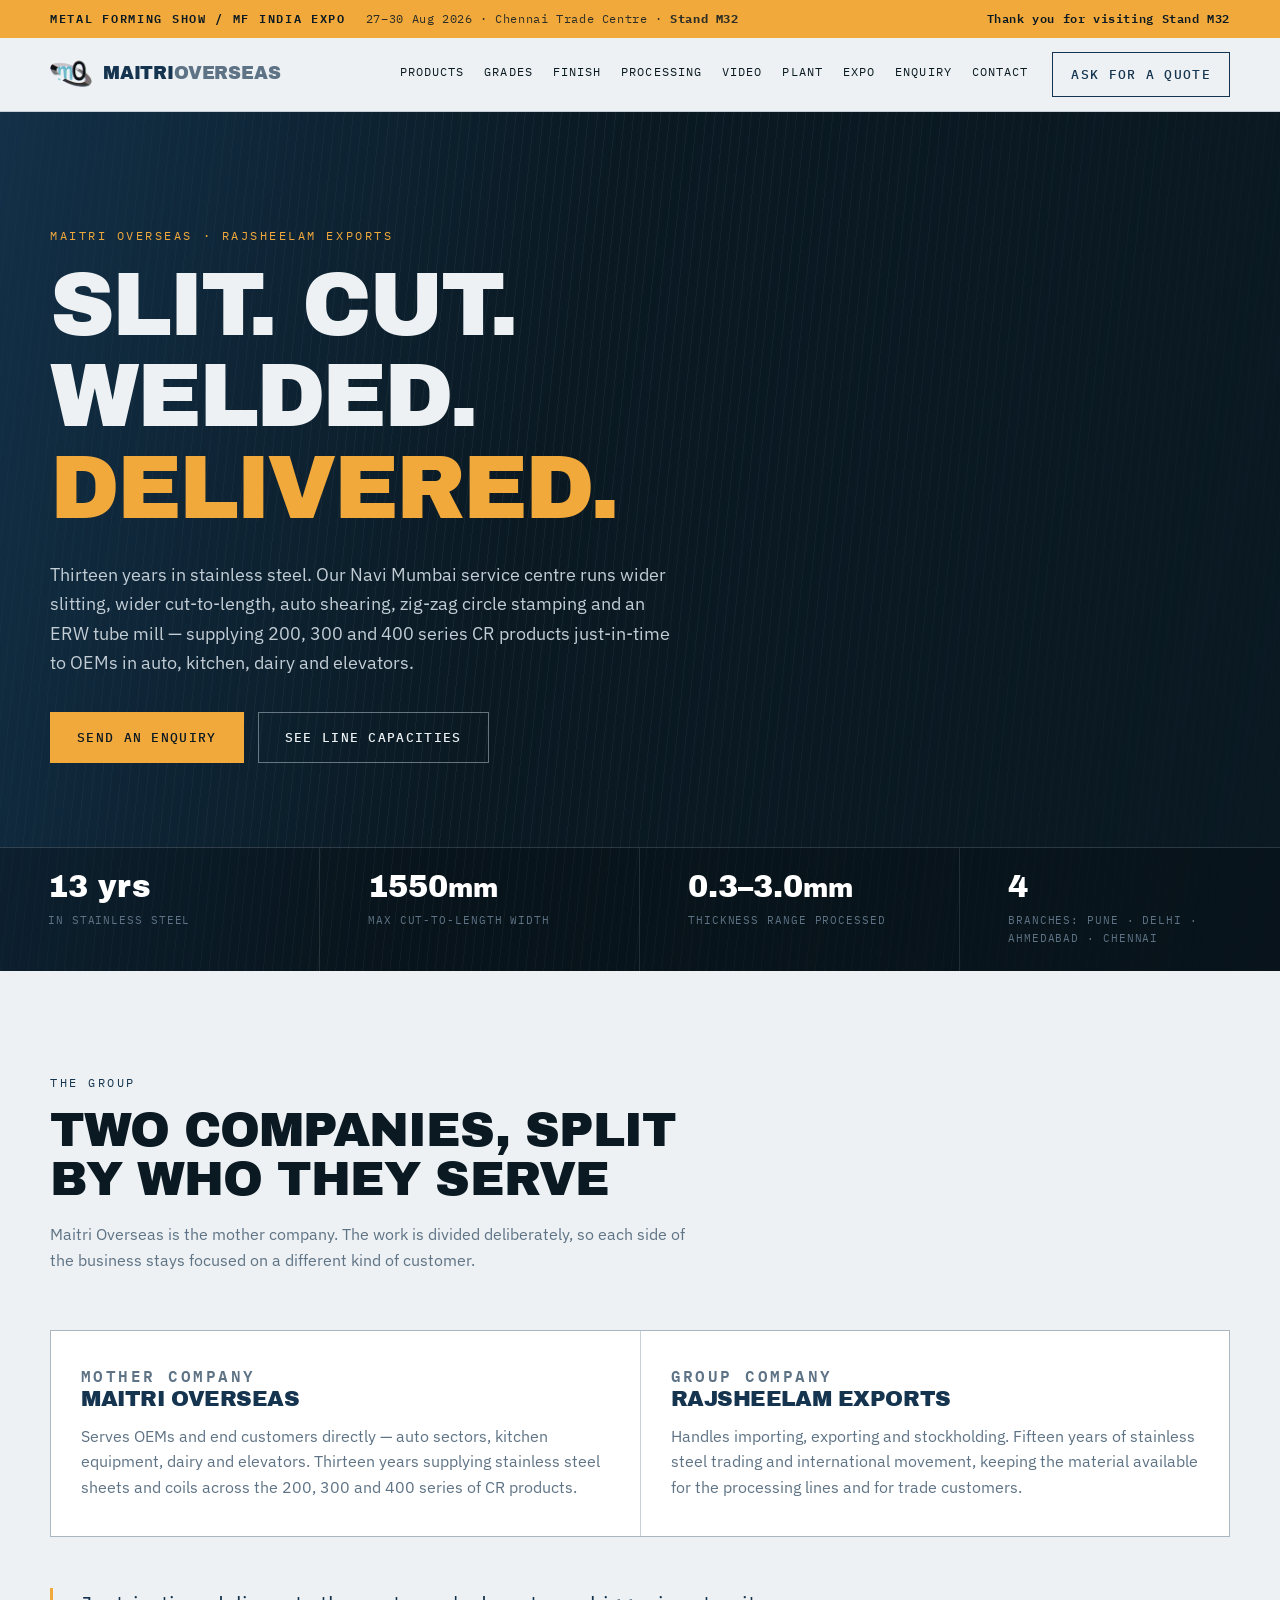
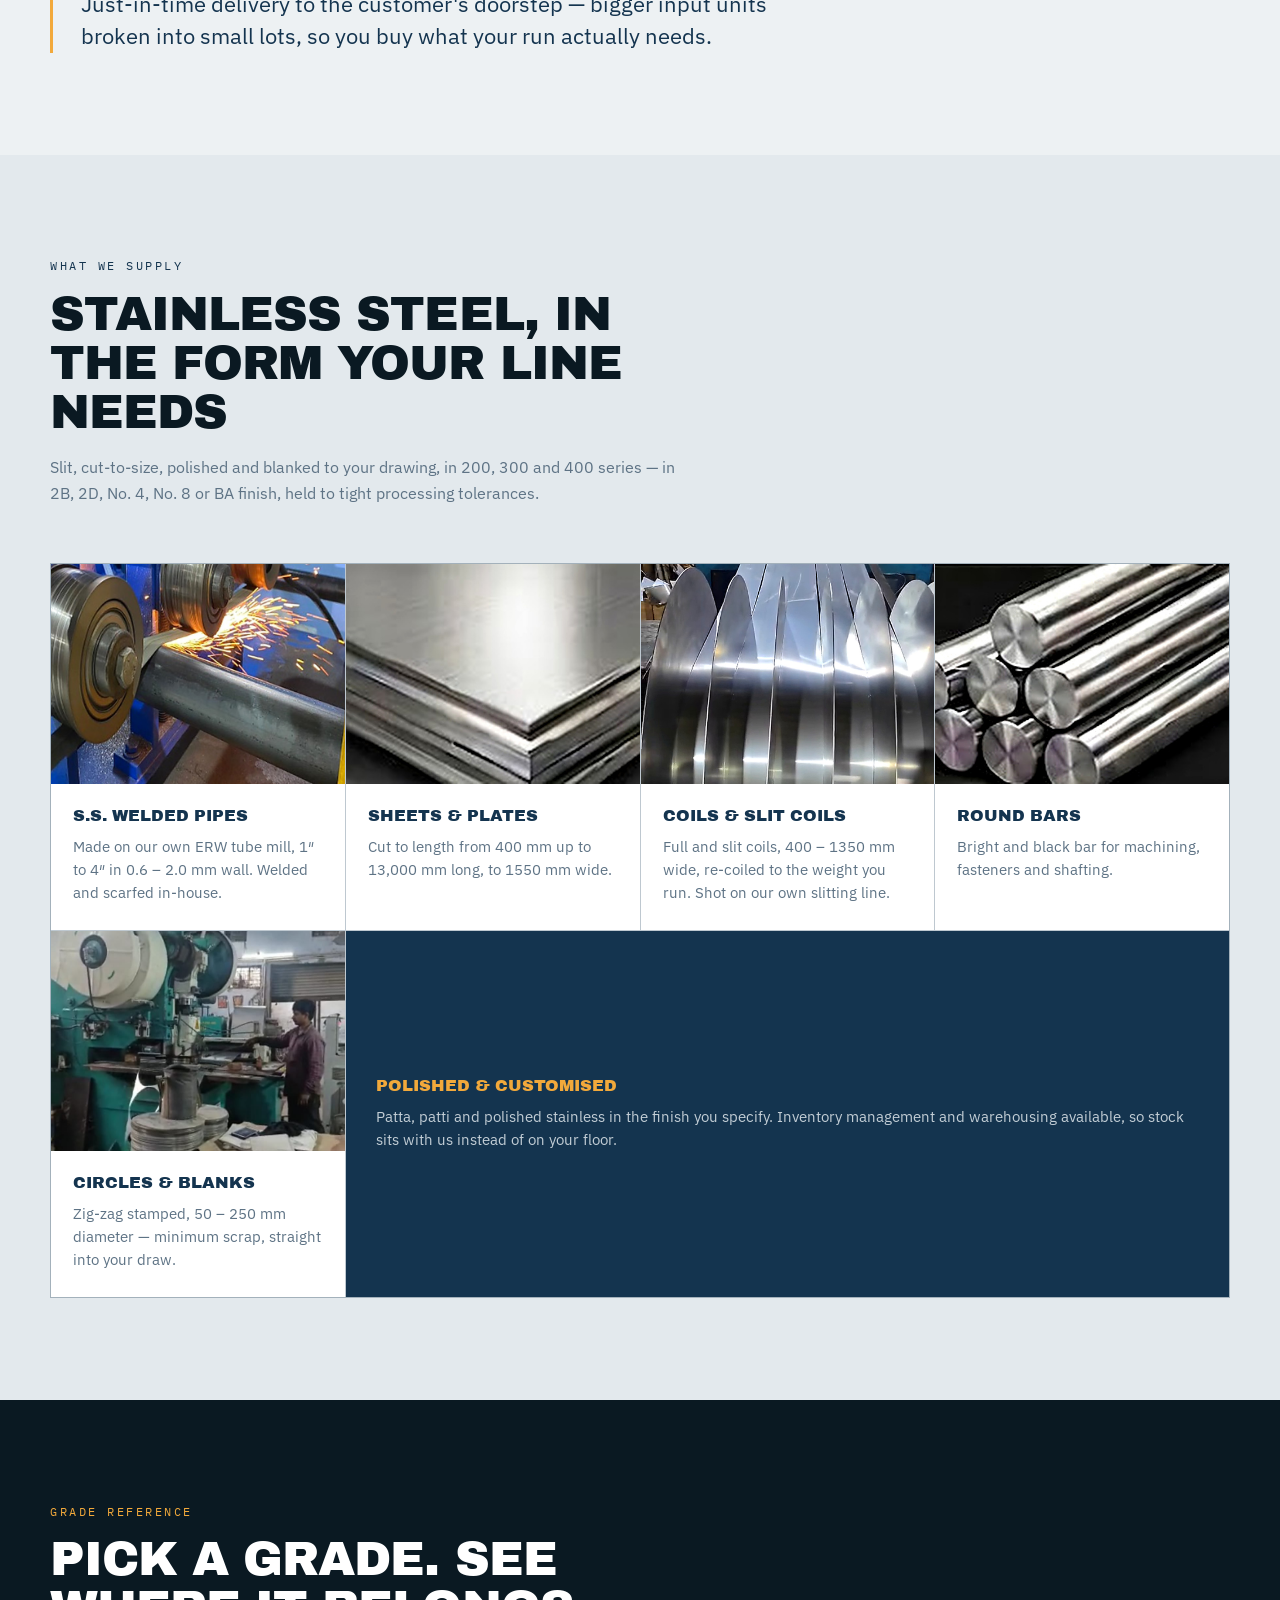
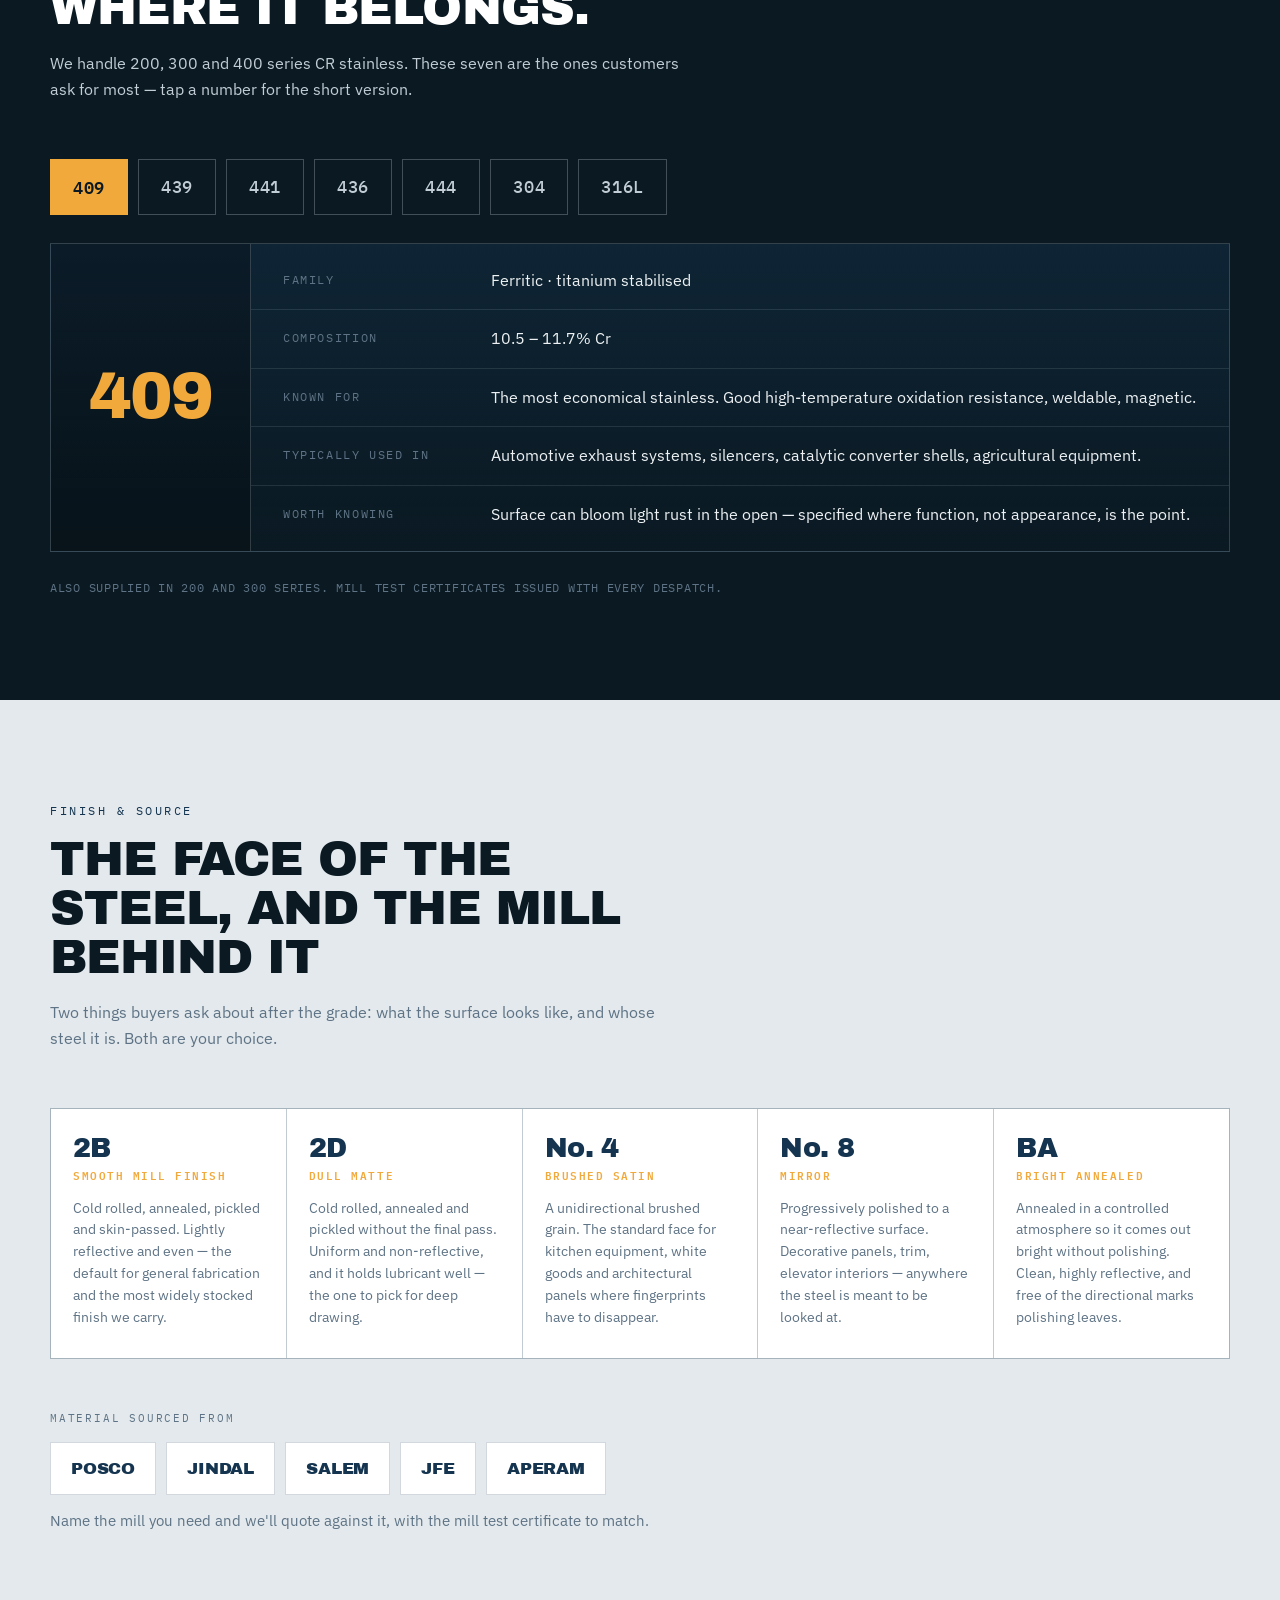
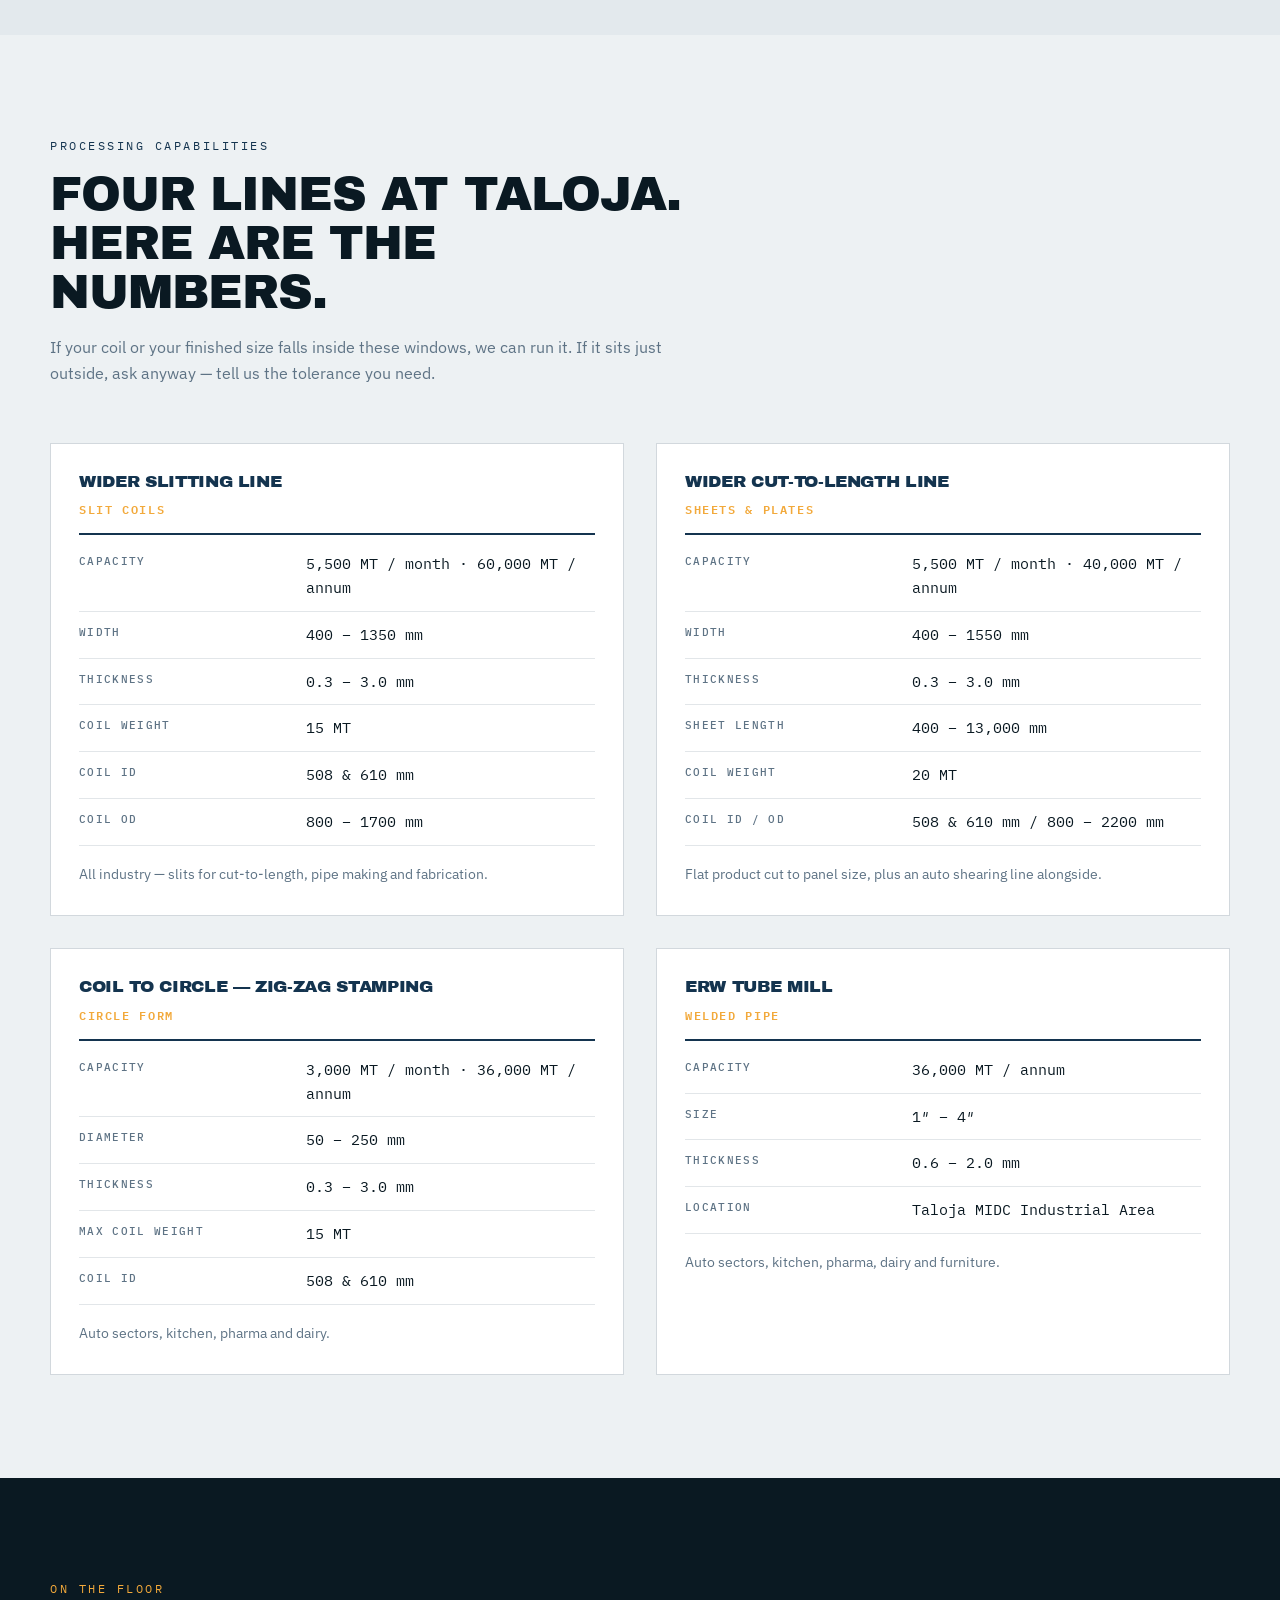
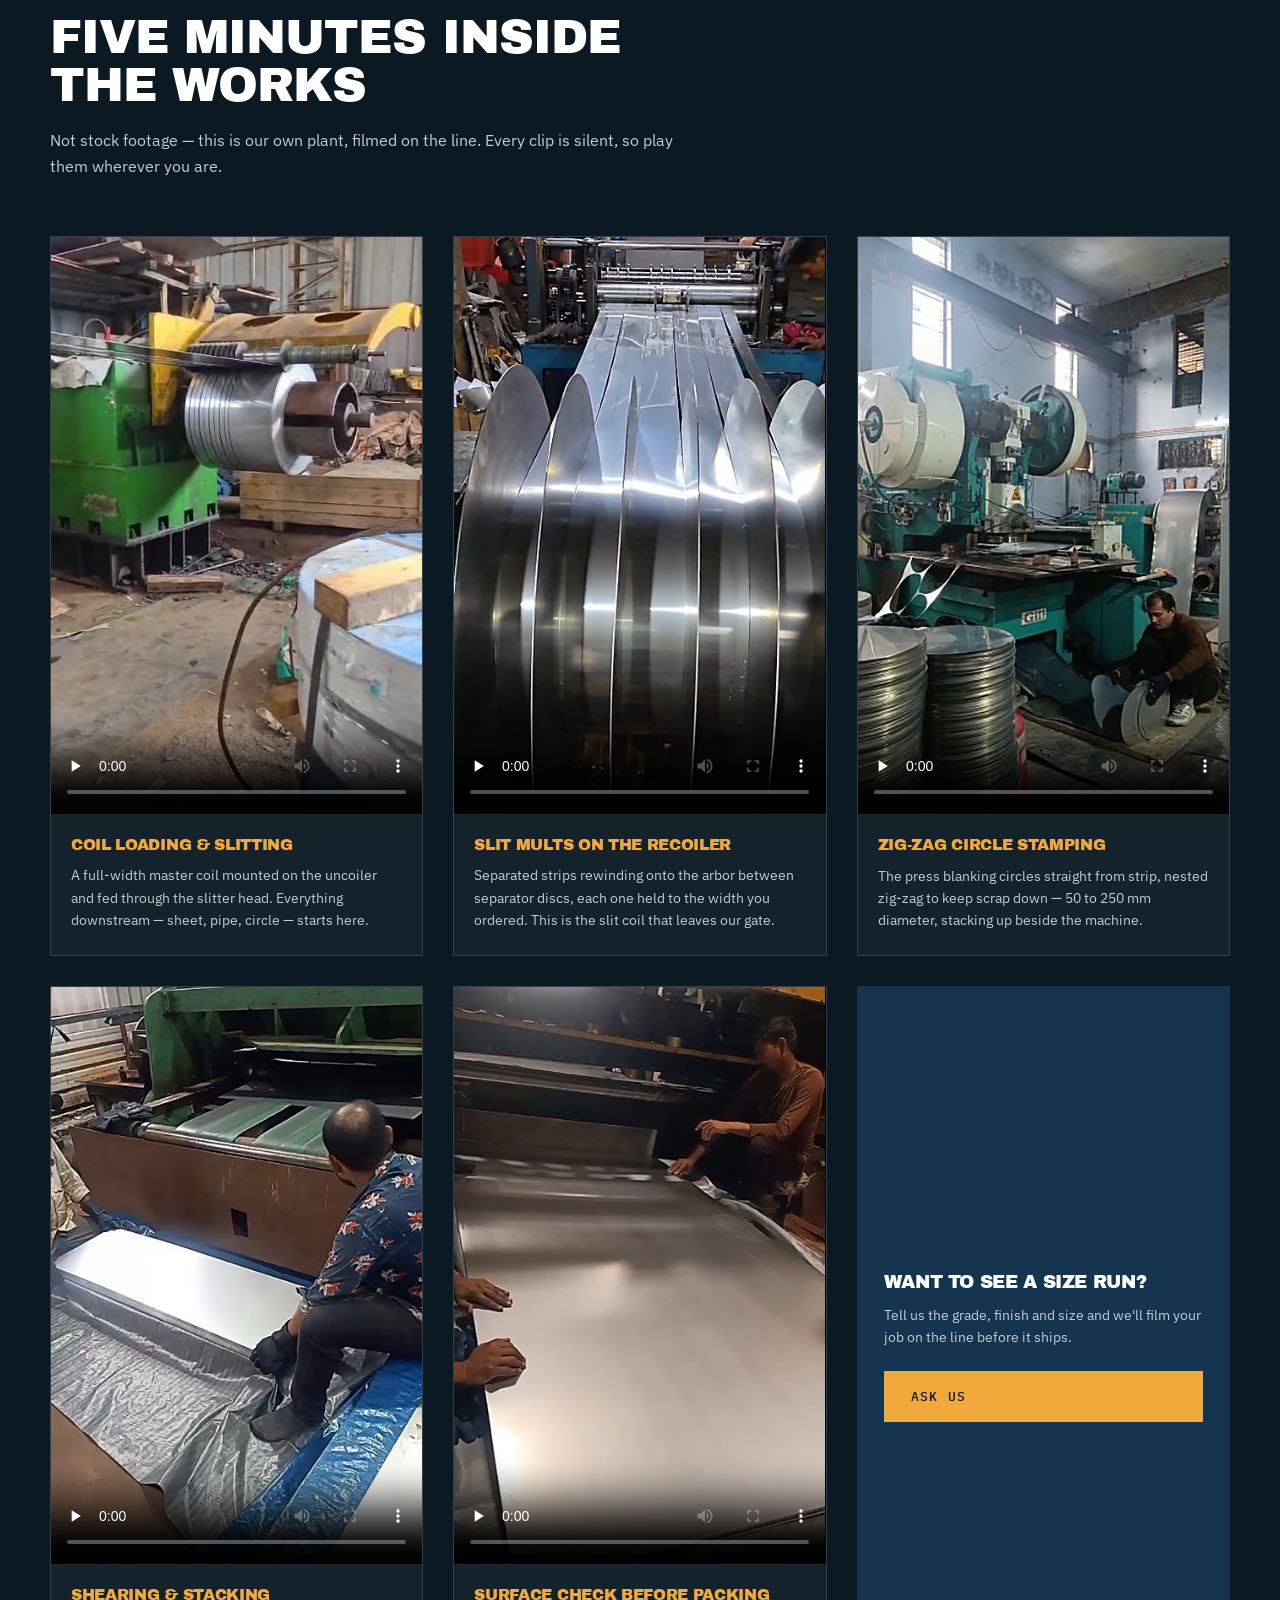
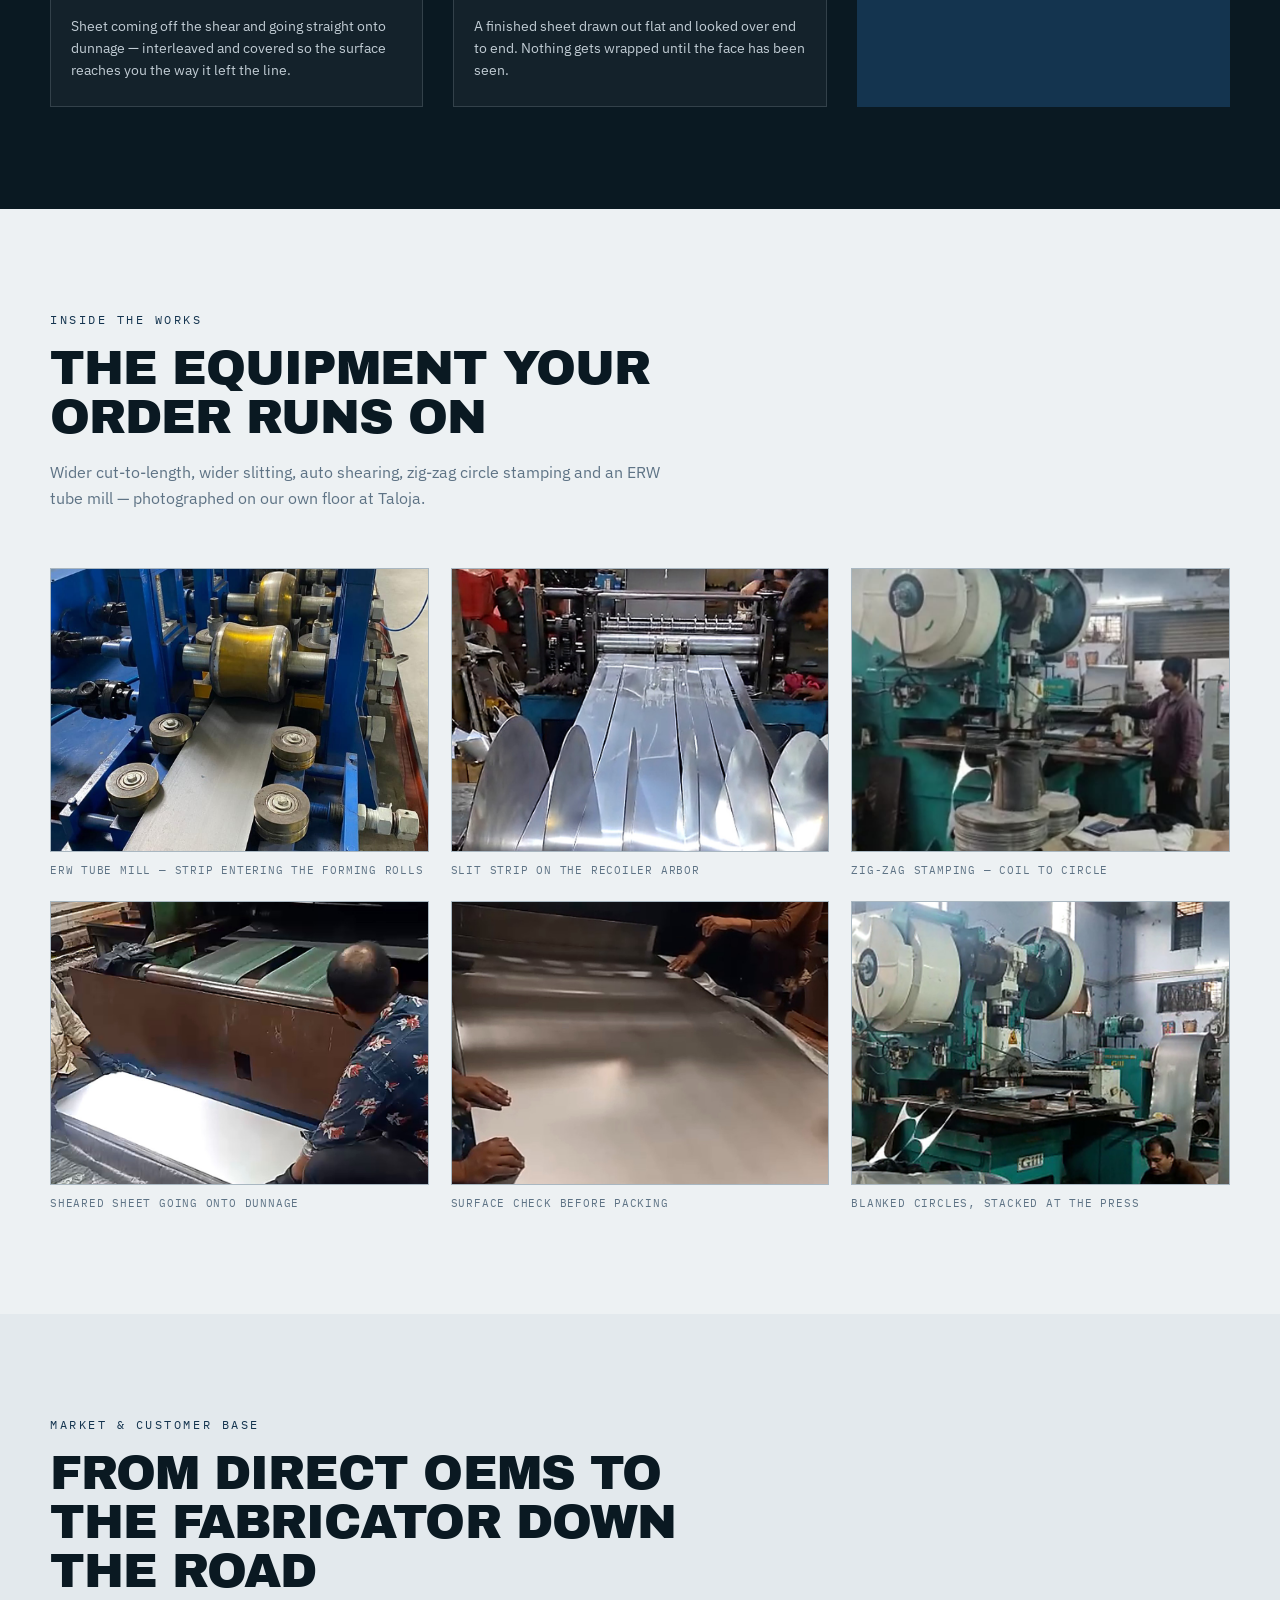
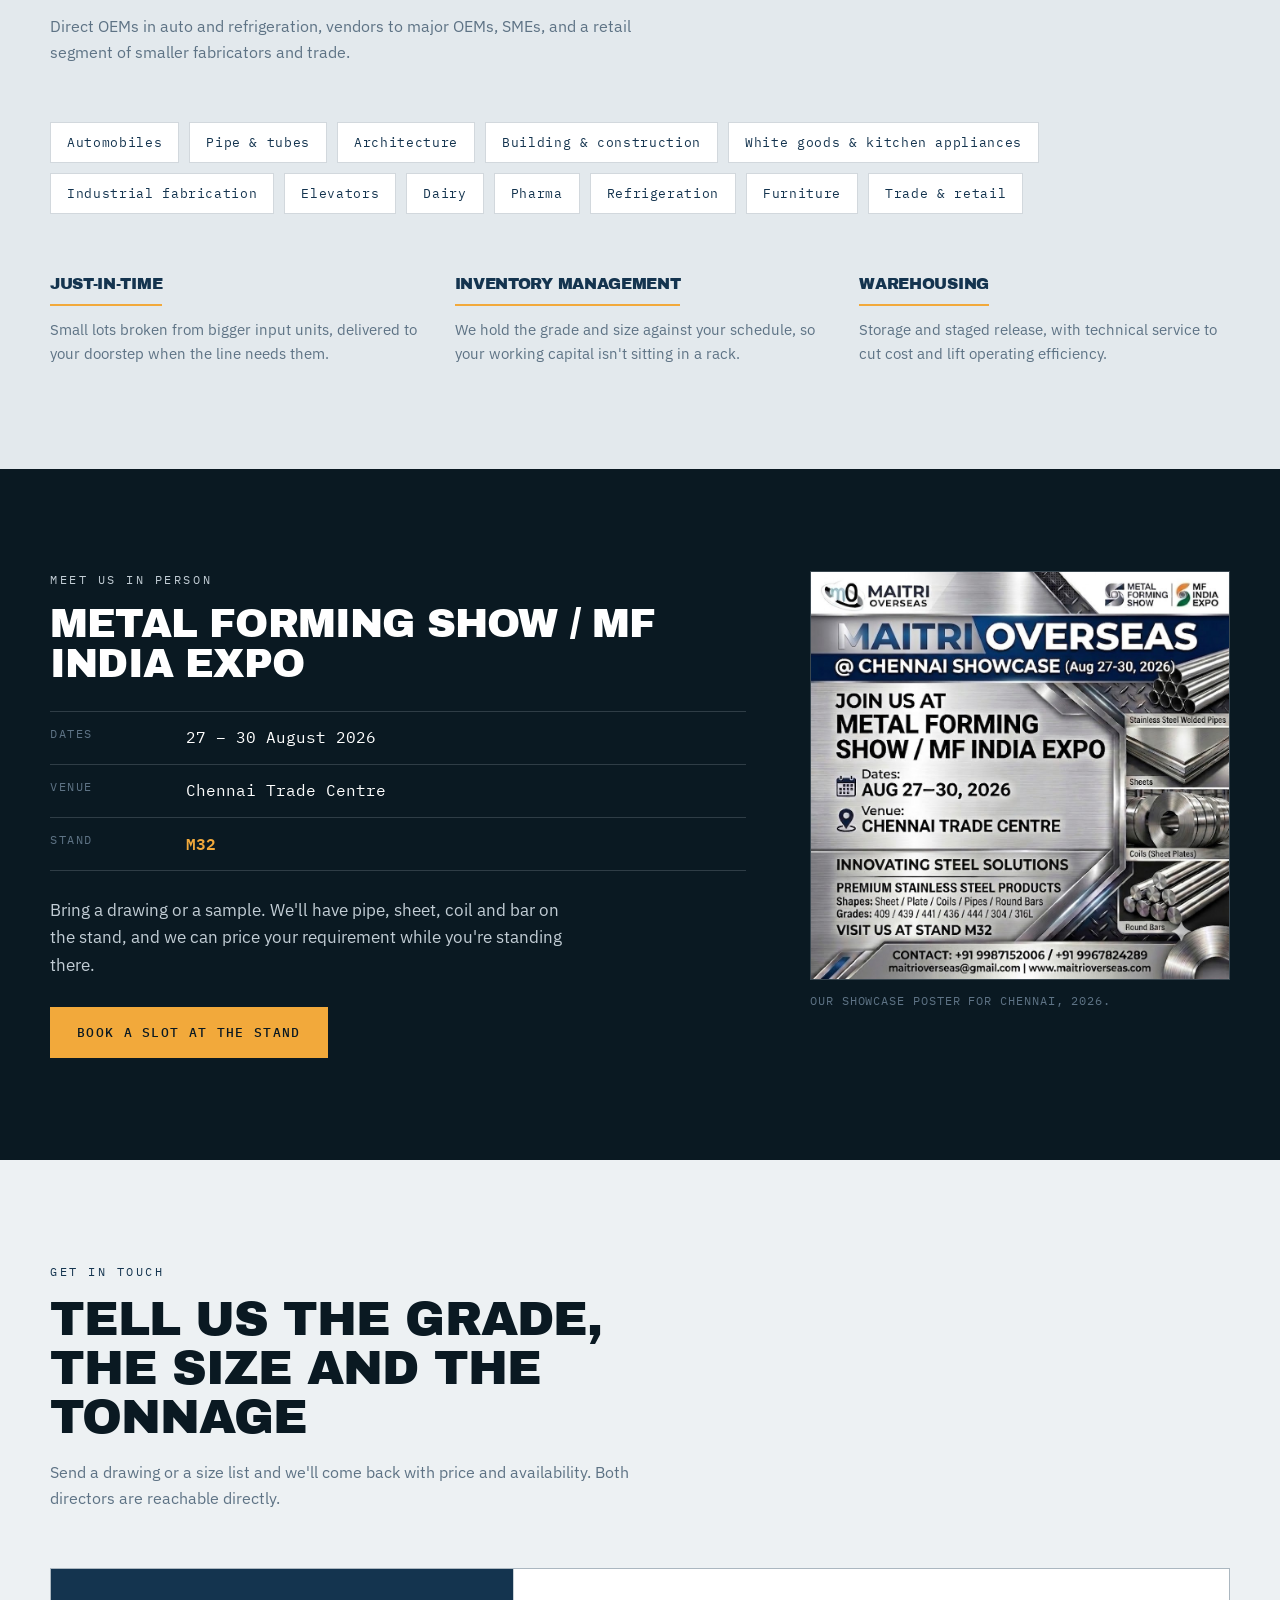
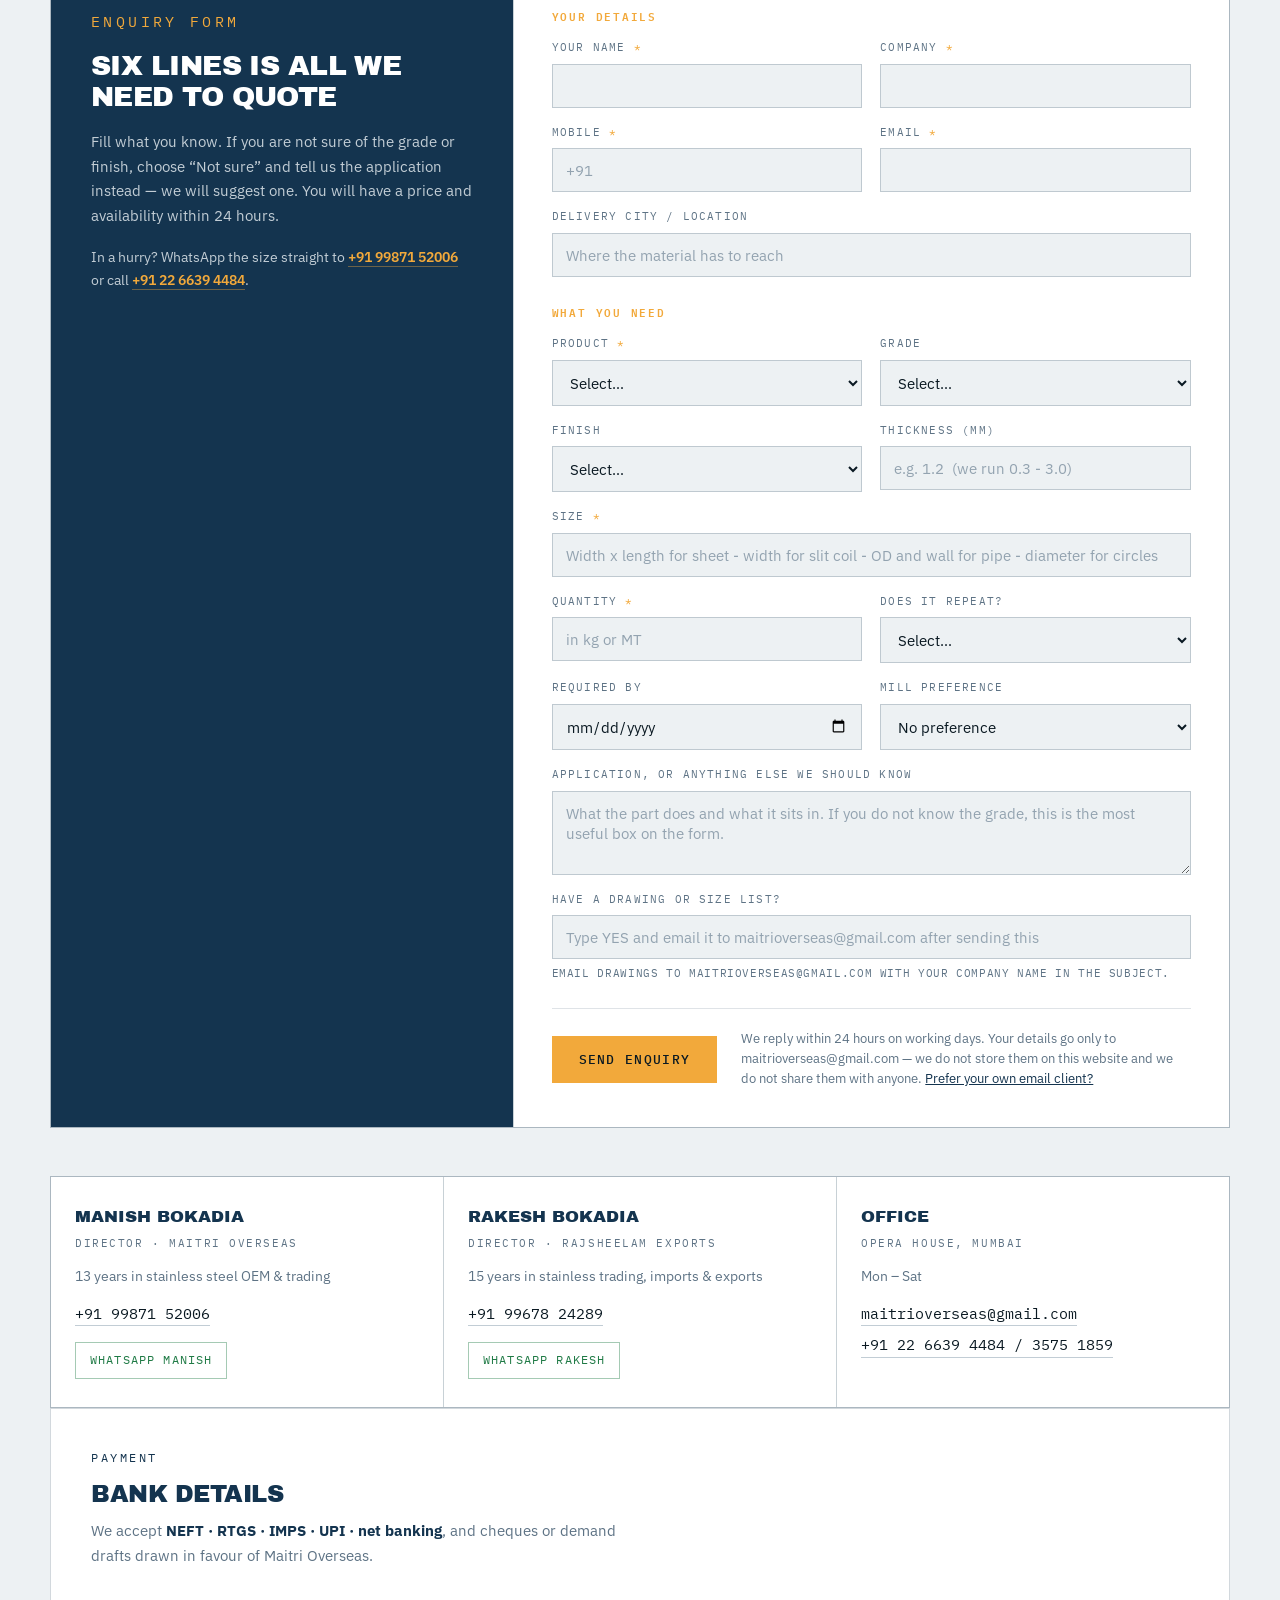
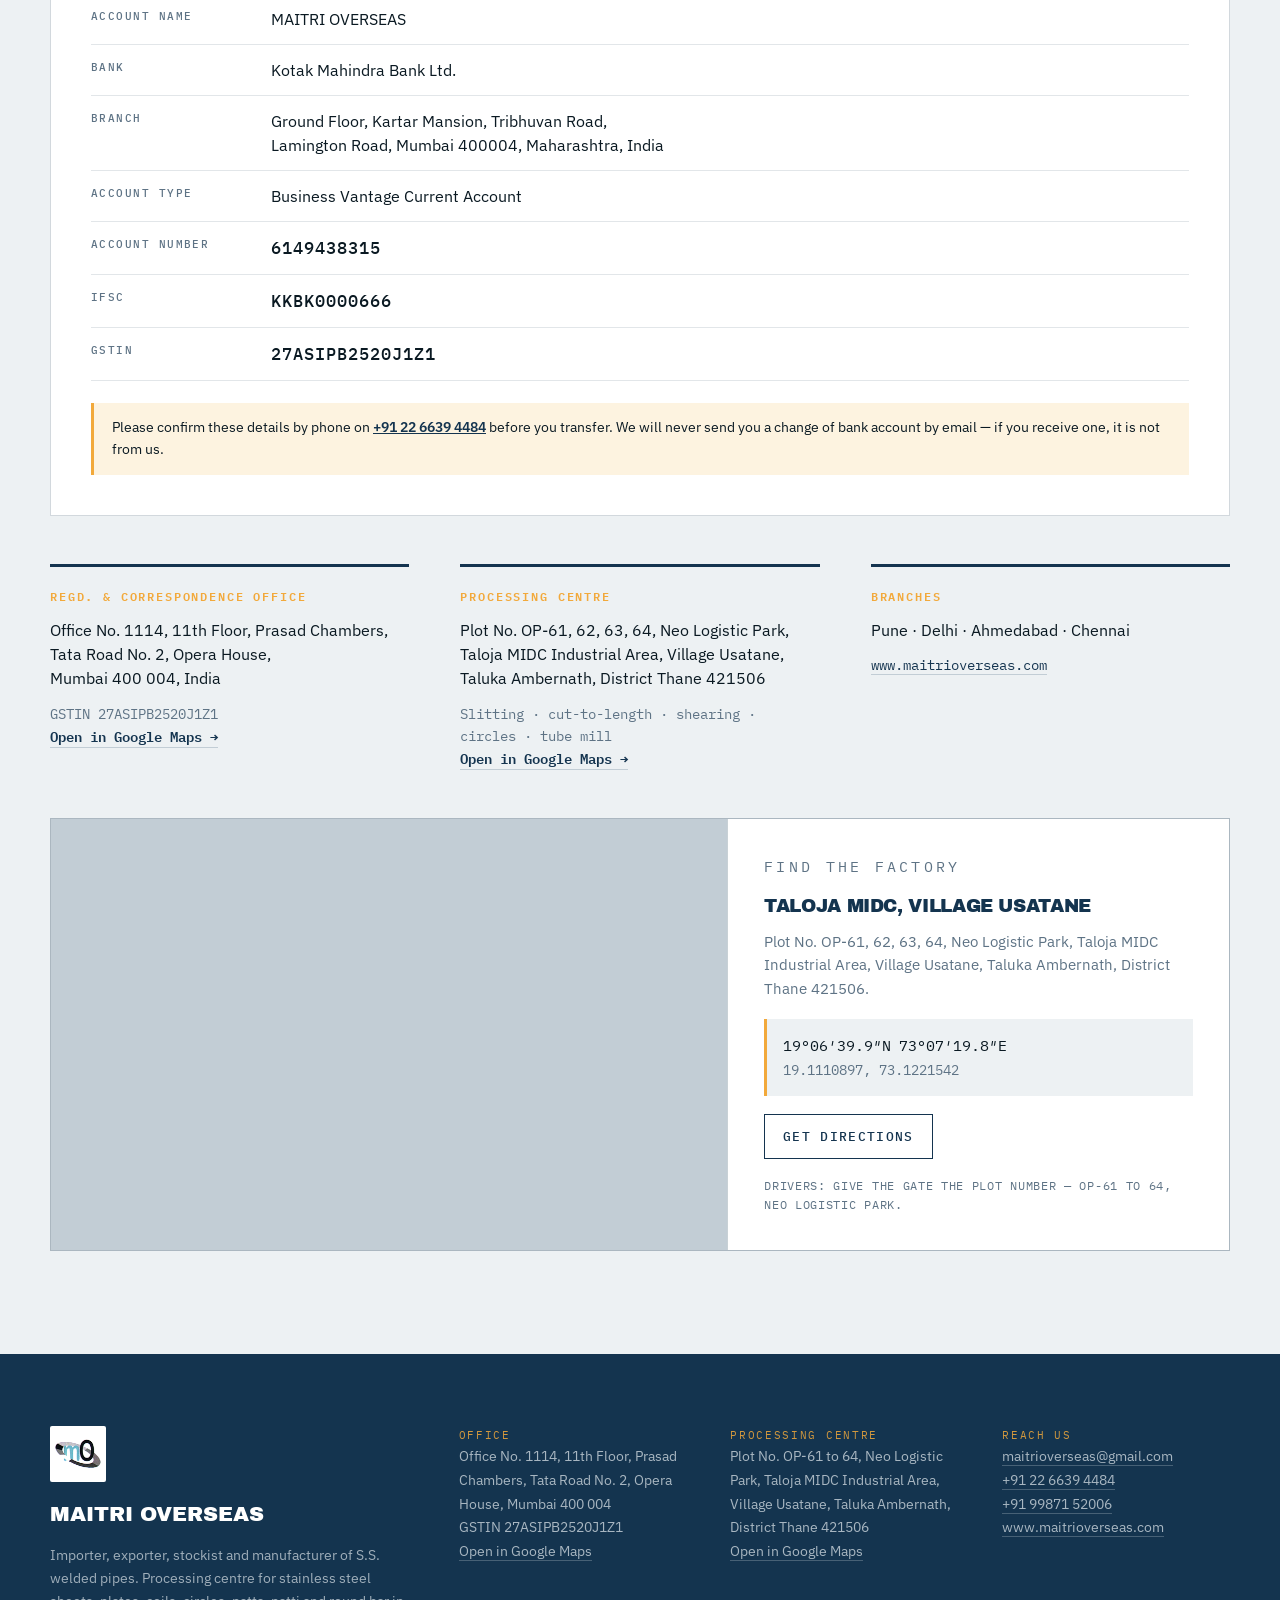
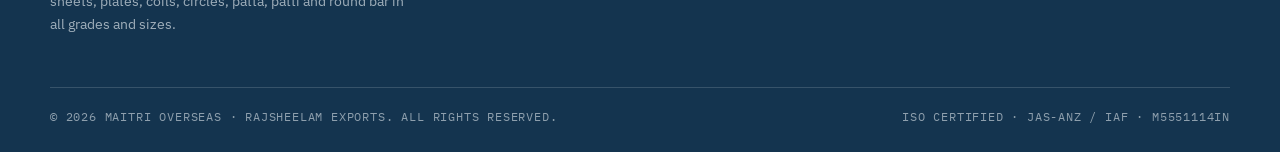
<file: index.html>
<!DOCTYPE html>
<html lang="en">
<head>
<meta charset="UTF-8">
<meta name="viewport" content="width=device-width, initial-scale=1">
<title>Maitri Overseas — Stainless Steel Slitting, Cut-to-Length, Circles &amp; ERW Welded Pipe | Mumbai</title>
<meta name="description" content="Maitri Overseas and Rajsheelam Exports: 13 years in stainless steel. Wider slitting to 1350 mm, wider cut-to-length to 1550 mm, coil-to-circle stamping and an ERW tube mill at Taloja, Navi Mumbai. 200, 300 and 400 series CR sheets, coils, welded pipes, round bars and blanks.">
<meta property="og:title" content="Maitri Overseas — Stainless Steel Processing Centre, Mumbai">
<meta property="og:description" content="Slitting, cut-to-length, circle stamping and ERW welded pipe. 200, 300 and 400 series stainless steel.">
<link rel="preconnect" href="https://fonts.googleapis.com">
<link rel="preconnect" href="https://fonts.gstatic.com" crossorigin>
<link href="https://fonts.googleapis.com/css2?family=Archivo+Black&family=IBM+Plex+Mono:wght@400;500;600&family=IBM+Plex+Sans:wght@400;500;600;700&display=swap" rel="stylesheet">
<link rel="icon" href="img/logo.png">
<link rel="stylesheet" href="style.css">
</head>
<body>

<a class="skip" href="#main">Skip to content</a>

<!-- ── Expo strip ─────────────────────────────────────────────── -->
<div class="expo-strip" id="expoStrip">
  <div class="wrap expo-strip__inner">
    <span class="expo-strip__tag">Metal Forming Show / MF India Expo</span>
    <span class="expo-strip__meta">27–30 Aug 2026 · Chennai Trade Centre · <strong>Stand M32</strong></span>
    <span class="expo-strip__count" id="expoCount" aria-live="polite"></span>
  </div>
</div>

<!-- ── Header ─────────────────────────────────────────────────── -->
<header class="masthead">
  <div class="wrap masthead__inner">
    <a class="brand" href="#top">
      <img class="brand__logo" src="img/logo.png" alt="">
      <span class="brand__name">Maitri<em>Overseas</em></span>
    </a>
    <nav class="nav" aria-label="Main">
      <a href="#products">Products</a>
      <a href="#grades">Grades</a>
      <a href="#finish">Finish</a>
      <a href="#lines">Processing</a>
      <a href="#video">Video</a>
      <a href="#plant">Plant</a>
      <a href="#expo">Expo</a>
      <a href="#enquiry">Enquiry</a>
      <a href="#contact">Contact</a>
    </nav>
    <a class="btn btn--ghost masthead__cta" href="#enquiry">Ask for a quote</a>
  </div>
</header>

<main id="main">

<!-- ── Hero ───────────────────────────────────────────────────── -->
<section class="hero" id="top">
  <div class="hero__grain" aria-hidden="true"></div>
  <div class="wrap hero__inner">
    <p class="eyebrow">Maitri Overseas · Rajsheelam Exports</p>
    <h1 class="hero__title">Slit. Cut.<br>Welded.<br><span>Delivered.</span></h1>
    <p class="hero__lede">
      Thirteen years in stainless steel. Our Navi Mumbai service centre runs wider slitting,
      wider cut-to-length, auto shearing, zig-zag circle stamping and an ERW tube mill — supplying
      200, 300 and 400 series CR products just-in-time to OEMs in auto, kitchen, dairy
      and elevators.
    </p>
    <div class="hero__actions">
      <a class="btn btn--solid" href="#enquiry">Send an enquiry</a>
      <a class="btn btn--line" href="#lines">See line capacities</a>
    </div>
  </div>

  <ul class="specbar" aria-label="Company at a glance">
    <li><span class="specbar__n">13 yrs</span><span class="specbar__l">In stainless steel</span></li>
    <li><span class="specbar__n">1550<small>mm</small></span><span class="specbar__l">Max cut-to-length width</span></li>
    <li><span class="specbar__n">0.3–3.0<small>mm</small></span><span class="specbar__l">Thickness range processed</span></li>
    <li><span class="specbar__n">4</span><span class="specbar__l">Branches: Pune · Delhi · Ahmedabad · Chennai</span></li>
  </ul>
</section>

<!-- ── Group ──────────────────────────────────────────────────── -->
<section class="section" id="group">
  <div class="wrap">
    <header class="sechead">
      <p class="eyebrow eyebrow--dark">The group</p>
      <h2>Two companies, split by who they serve</h2>
      <p class="sechead__note">Maitri Overseas is the mother company. The work is divided
        deliberately, so each side of the business stays focused on a different kind of customer.</p>
    </header>

    <div class="two">
      <article class="firm">
        <p class="firm__tag">Mother company</p>
        <h3>Maitri Overseas</h3>
        <p>Serves OEMs and end customers directly — auto sectors, kitchen equipment, dairy and
          elevators. Thirteen years supplying stainless steel sheets and coils across the 200, 300
          and 400 series of CR products.</p>
      </article>
      <article class="firm">
        <p class="firm__tag">Group company</p>
        <h3>Rajsheelam Exports</h3>
        <p>Handles importing, exporting and stockholding. Fifteen years of stainless steel trading
          and international movement, keeping the material available for the processing lines and
          for trade customers.</p>
      </article>
    </div>

    <p class="bigline">Just-in-time delivery to the customer's doorstep — bigger input units broken
      into small lots, so you buy what your run actually needs.</p>
  </div>
</section>

<!-- ── Products ───────────────────────────────────────────────── -->
<section class="section section--tint" id="products">
  <div class="wrap">
    <header class="sechead">
      <p class="eyebrow eyebrow--dark">What we supply</p>
      <h2>Stainless steel, in the form your line needs</h2>
      <p class="sechead__note">Slit, cut-to-size, polished and blanked to your drawing, in 200, 300 and 400 series —
        in 2B, 2D, No. 4, No. 8 or BA finish, held to tight processing tolerances.</p>
    </header>

    <div class="prods">
      <article class="prod">
        <div class="prod__img"><img src="img/pipes.jpg" alt="Stainless steel pipe being welded and scarfed on the ERW tube mill" loading="lazy"></div>
        <div class="prod__body">
          <h3>S.S. welded pipes</h3>
          <p>Made on our own ERW tube mill, 1&Prime; to 4&Prime; in 0.6 – 2.0 mm wall. Welded and scarfed in-house.</p>
        </div>
      </article>
      <article class="prod">
        <div class="prod__img"><img src="img/sheets.jpg" alt="Stainless steel sheets and plates stacked on edge" loading="lazy"></div>
        <div class="prod__body">
          <h3>Sheets &amp; plates</h3>
          <p>Cut to length from 400 mm up to 13,000 mm long, to 1550 mm wide.</p>
        </div>
      </article>
      <article class="prod">
        <div class="prod__img"><img src="img/coils.jpg" alt="Slit stainless steel strip rewinding on the recoiler arbor" loading="lazy"></div>
        <div class="prod__body">
          <h3>Coils &amp; slit coils</h3>
          <p>Full and slit coils, 400 – 1350 mm wide, re-coiled to the weight you run. Shot on our own slitting line.</p>
        </div>
      </article>
      <article class="prod">
        <div class="prod__img"><img src="img/bars.jpg" alt="Bundle of bright stainless steel round bars" loading="lazy"></div>
        <div class="prod__body">
          <h3>Round bars</h3>
          <p>Bright and black bar for machining, fasteners and shafting.</p>
        </div>
      </article>
      <article class="prod">
        <div class="prod__img"><img src="img/circle-press.jpg" alt="Zig-zag stamping press blanking stainless steel circles, with finished circles stacked below" loading="lazy"></div>
        <div class="prod__body">
          <h3>Circles &amp; blanks</h3>
          <p>Zig-zag stamped, 50 – 250 mm diameter — minimum scrap, straight into your draw.</p>
        </div>
      </article>
      <article class="prod prod--text">
        <div class="prod__body">
          <h3>Polished &amp; customised</h3>
          <p>Patta, patti and polished stainless in the finish you specify. Inventory management
            and warehousing available, so stock sits with us instead of on your floor.</p>
        </div>
      </article>
    </div>
  </div>
</section>

<!-- ── Grades ─────────────────────────────────────────────────── -->
<section class="section section--dark" id="grades">
  <div class="wrap">
    <header class="sechead sechead--light">
      <p class="eyebrow">Grade reference</p>
      <h2>Pick a grade. See where it belongs.</h2>
      <p class="sechead__note">We handle 200, 300 and 400 series CR stainless. These seven are the
        ones customers ask for most — tap a number for the short version.</p>
    </header>

    <div class="gradeboard">
      <div class="chips" role="tablist" aria-label="Stainless steel grades">
        <button class="chip is-active" role="tab" aria-selected="true" aria-controls="gradepanel" data-grade="409">409</button>
        <button class="chip" role="tab" aria-selected="false" aria-controls="gradepanel" data-grade="439">439</button>
        <button class="chip" role="tab" aria-selected="false" aria-controls="gradepanel" data-grade="441">441</button>
        <button class="chip" role="tab" aria-selected="false" aria-controls="gradepanel" data-grade="436">436</button>
        <button class="chip" role="tab" aria-selected="false" aria-controls="gradepanel" data-grade="444">444</button>
        <button class="chip" role="tab" aria-selected="false" aria-controls="gradepanel" data-grade="304">304</button>
        <button class="chip" role="tab" aria-selected="false" aria-controls="gradepanel" data-grade="316L">316L</button>
      </div>

      <div class="panel" id="gradepanel" role="tabpanel" tabindex="0">
        <div class="panel__no"><span id="gNum">409</span></div>
        <dl class="panel__rows">
          <div class="row"><dt>Family</dt><dd id="gFam"></dd></div>
          <div class="row"><dt>Composition</dt><dd id="gCr"></dd></div>
          <div class="row"><dt>Known for</dt><dd id="gFor"></dd></div>
          <div class="row"><dt>Typically used in</dt><dd id="gUse"></dd></div>
          <div class="row"><dt>Worth knowing</dt><dd id="gNote"></dd></div>
        </dl>
      </div>
    </div>

    <p class="gradefoot">Also supplied in 200 and 300 series. Mill test certificates issued with every despatch.</p>
  </div>
</section>

<!-- ── Finish & mills ─────────────────────────────────────────── -->
<section class="section section--tint" id="finish">
  <div class="wrap">
    <header class="sechead">
      <p class="eyebrow eyebrow--dark">Finish &amp; source</p>
      <h2>The face of the steel, and the mill behind it</h2>
      <p class="sechead__note">Two things buyers ask about after the grade: what the surface looks
        like, and whose steel it is. Both are your choice.</p>
    </header>

    <div class="finishes">
      <article class="fin">
        <p class="fin__code">2B</p>
        <p class="fin__name">Smooth mill finish</p>
        <p>Cold rolled, annealed, pickled and skin-passed. Lightly reflective and even — the
          default for general fabrication and the most widely stocked finish we carry.</p>
      </article>
      <article class="fin">
        <p class="fin__code">2D</p>
        <p class="fin__name">Dull matte</p>
        <p>Cold rolled, annealed and pickled without the final pass. Uniform and non-reflective,
          and it holds lubricant well — the one to pick for deep drawing.</p>
      </article>
      <article class="fin">
        <p class="fin__code">No. 4</p>
        <p class="fin__name">Brushed satin</p>
        <p>A unidirectional brushed grain. The standard face for kitchen equipment, white goods
          and architectural panels where fingerprints have to disappear.</p>
      </article>
      <article class="fin">
        <p class="fin__code">No. 8</p>
        <p class="fin__name">Mirror</p>
        <p>Progressively polished to a near-reflective surface. Decorative panels, trim, elevator
          interiors — anywhere the steel is meant to be looked at.</p>
      </article>
      <article class="fin">
        <p class="fin__code">BA</p>
        <p class="fin__name">Bright annealed</p>
        <p>Annealed in a controlled atmosphere so it comes out bright without polishing. Clean,
          highly reflective, and free of the directional marks polishing leaves.</p>
      </article>
    </div>

    <div class="mills">
      <p class="mills__lead">Material sourced from</p>
      <ul class="mills__list">
        <li>POSCO</li>
        <li>Jindal</li>
        <li>Salem</li>
        <li>JFE</li>
        <li>Aperam</li>
      </ul>
      <p class="mills__note">Name the mill you need and we'll quote against it, with the mill test
        certificate to match.</p>
    </div>
  </div>
</section>

<!-- ── Processing lines ───────────────────────────────────────── -->
<section class="section" id="lines">
  <div class="wrap">
    <header class="sechead">
      <p class="eyebrow eyebrow--dark">Processing capabilities</p>
      <h2>Four lines at Taloja. Here are the numbers.</h2>
      <p class="sechead__note">If your coil or your finished size falls inside these windows, we can
        run it. If it sits just outside, ask anyway — tell us the tolerance you need.</p>
    </header>

    <div class="lines">

      <article class="line">
        <div class="line__head">
          <h3>Wider slitting line</h3>
          <p class="line__out">Slit coils</p>
        </div>
        <table class="spec">
          <tbody>
            <tr><th scope="row">Capacity</th><td>5,500 MT / month · 60,000 MT / annum</td></tr>
            <tr><th scope="row">Width</th><td>400 – 1350 mm</td></tr>
            <tr><th scope="row">Thickness</th><td>0.3 – 3.0 mm</td></tr>
            <tr><th scope="row">Coil weight</th><td>15 MT</td></tr>
            <tr><th scope="row">Coil ID</th><td>508 &amp; 610 mm</td></tr>
            <tr><th scope="row">Coil OD</th><td>800 – 1700 mm</td></tr>
          </tbody>
        </table>
        <p class="line__use">All industry — slits for cut-to-length, pipe making and fabrication.</p>
      </article>

      <article class="line">
        <div class="line__head">
          <h3>Wider cut-to-length line</h3>
          <p class="line__out">Sheets &amp; plates</p>
        </div>
        <table class="spec">
          <tbody>
            <tr><th scope="row">Capacity</th><td>5,500 MT / month · 40,000 MT / annum</td></tr>
            <tr><th scope="row">Width</th><td>400 – 1550 mm</td></tr>
            <tr><th scope="row">Thickness</th><td>0.3 – 3.0 mm</td></tr>
            <tr><th scope="row">Sheet length</th><td>400 – 13,000 mm</td></tr>
            <tr><th scope="row">Coil weight</th><td>20 MT</td></tr>
            <tr><th scope="row">Coil ID / OD</th><td>508 &amp; 610 mm / 800 – 2200 mm</td></tr>
          </tbody>
        </table>
        <p class="line__use">Flat product cut to panel size, plus an auto shearing line alongside.</p>
      </article>

      <article class="line">
        <div class="line__head">
          <h3>Coil to circle — zig-zag stamping</h3>
          <p class="line__out">Circle form</p>
        </div>
        <table class="spec">
          <tbody>
            <tr><th scope="row">Capacity</th><td>3,000 MT / month · 36,000 MT / annum</td></tr>
            <tr><th scope="row">Diameter</th><td>50 – 250 mm</td></tr>
            <tr><th scope="row">Thickness</th><td>0.3 – 3.0 mm</td></tr>
            <tr><th scope="row">Max coil weight</th><td>15 MT</td></tr>
            <tr><th scope="row">Coil ID</th><td>508 &amp; 610 mm</td></tr>
          </tbody>
        </table>
        <p class="line__use">Auto sectors, kitchen, pharma and dairy.</p>
      </article>

      <article class="line">
        <div class="line__head">
          <h3>ERW tube mill</h3>
          <p class="line__out">Welded pipe</p>
        </div>
        <table class="spec">
          <tbody>
            <tr><th scope="row">Capacity</th><td>36,000 MT / annum</td></tr>
            <tr><th scope="row">Size</th><td>1&Prime; – 4&Prime;</td></tr>
            <tr><th scope="row">Thickness</th><td>0.6 – 2.0 mm</td></tr>
            <tr><th scope="row">Location</th><td>Taloja MIDC Industrial Area</td></tr>
          </tbody>
        </table>
        <p class="line__use">Auto sectors, kitchen, pharma, dairy and furniture.</p>
      </article>

    </div>
  </div>
</section>

<!-- ── Video ──────────────────────────────────────────────────── -->
<section class="section section--dark" id="video">
  <div class="wrap">
    <header class="sechead sechead--light">
      <p class="eyebrow">On the floor</p>
      <h2>Five minutes inside the works</h2>
      <p class="sechead__note">Not stock footage — this is our own plant, filmed on the line.
        Every clip is silent, so play them wherever you are.</p>
    </header>

    <div class="reel">

      <figure class="clip">
        <video controls playsinline preload="none" poster="img/vid-slitting-line.jpg">
          <source src="img/vid-slitting-line.mp4" type="video/mp4">
        </video>
        <figcaption>
          <h3>Coil loading &amp; slitting</h3>
          <p>A full-width master coil mounted on the uncoiler and fed through the slitter head.
            Everything downstream — sheet, pipe, circle — starts here.</p>
        </figcaption>
      </figure>

      <figure class="clip">
        <video controls playsinline preload="none" poster="img/vid-slitting-coil.jpg">
          <source src="img/vid-slitting-coil.mp4" type="video/mp4">
        </video>
        <figcaption>
          <h3>Slit mults on the recoiler</h3>
          <p>Separated strips rewinding onto the arbor between separator discs, each one held to
            the width you ordered. This is the slit coil that leaves our gate.</p>
        </figcaption>
      </figure>

      <figure class="clip">
        <video controls playsinline preload="none" poster="img/vid-circle-press.jpg">
          <source src="img/vid-circle-press.mp4" type="video/mp4">
        </video>
        <figcaption>
          <h3>Zig-zag circle stamping</h3>
          <p>The press blanking circles straight from strip, nested zig-zag to keep scrap down —
            50 to 250 mm diameter, stacking up beside the machine.</p>
        </figcaption>
      </figure>

      <figure class="clip">
        <video controls playsinline preload="none" poster="img/vid-shearing.jpg">
          <source src="img/vid-shearing.mp4" type="video/mp4">
        </video>
        <figcaption>
          <h3>Shearing &amp; stacking</h3>
          <p>Sheet coming off the shear and going straight onto dunnage — interleaved and covered
            so the surface reaches you the way it left the line.</p>
        </figcaption>
      </figure>

      <figure class="clip">
        <video controls playsinline preload="none" poster="img/vid-sheet-check.jpg">
          <source src="img/vid-sheet-check.mp4" type="video/mp4">
        </video>
        <figcaption>
          <h3>Surface check before packing</h3>
          <p>A finished sheet drawn out flat and looked over end to end. Nothing gets wrapped
            until the face has been seen.</p>
        </figcaption>
      </figure>

      <div class="clip clip--cta">
        <h3>Want to see a size run?</h3>
        <p>Tell us the grade, finish and size and we'll film your job on the line before it ships.</p>
        <a class="btn btn--solid" href="#enquiry">Ask us</a>
      </div>

    </div>
  </div>
</section>

<!-- ── Plant gallery ──────────────────────────────────────────── -->
<section class="section" id="plant">
  <div class="wrap">
    <header class="sechead">
      <p class="eyebrow eyebrow--dark">Inside the works</p>
      <h2>The equipment your order runs on</h2>
      <p class="sechead__note">Wider cut-to-length, wider slitting, auto shearing, zig-zag circle
        stamping and an ERW tube mill — photographed on our own floor at Taloja.</p>
    </header>

    <div class="gallery">
      <figure class="shot">
        <img src="img/tube-mill.jpg" alt="Strip entering the forming rolls of the ERW tube mill" loading="lazy">
        <figcaption>ERW tube mill — strip entering the forming rolls</figcaption>
      </figure>
      <figure class="shot">
        <img src="img/g-slitting-arbor.jpg" alt="Slit stainless steel strip rewinding on the recoiler arbor" loading="lazy">
        <figcaption>Slit strip on the recoiler arbor</figcaption>
      </figure>
      <figure class="shot">
        <img src="img/circle-press.jpg" alt="Zig-zag stamping press with blanked stainless steel circles stacked beneath" loading="lazy">
        <figcaption>Zig-zag stamping — coil to circle</figcaption>
      </figure>
      <figure class="shot">
        <img src="img/g-shearing.jpg" alt="Operator stacking a sheared stainless steel sheet on dunnage" loading="lazy">
        <figcaption>Sheared sheet going onto dunnage</figcaption>
      </figure>
      <figure class="shot">
        <img src="img/g-sheet-inspect.jpg" alt="Two operators drawing out a finished stainless steel sheet to check the surface" loading="lazy">
        <figcaption>Surface check before packing</figcaption>
      </figure>
      <figure class="shot">
        <img src="img/g-circles-stack.jpg" alt="Stacks of blanked stainless steel circles beside the press" loading="lazy">
        <figcaption>Blanked circles, stacked at the press</figcaption>
      </figure>
    </div>
  </div>
</section>

<!-- ── Markets ────────────────────────────────────────────────── -->
<section class="section section--tint" id="markets">
  <div class="wrap">
    <header class="sechead">
      <p class="eyebrow eyebrow--dark">Market &amp; customer base</p>
      <h2>From direct OEMs to the fabricator down the road</h2>
      <p class="sechead__note">Direct OEMs in auto and refrigeration, vendors to major OEMs, SMEs,
        and a retail segment of smaller fabricators and trade.</p>
    </header>

    <ul class="sectors">
      <li>Automobiles</li>
      <li>Pipe &amp; tubes</li>
      <li>Architecture</li>
      <li>Building &amp; construction</li>
      <li>White goods &amp; kitchen appliances</li>
      <li>Industrial fabrication</li>
      <li>Elevators</li>
      <li>Dairy</li>
      <li>Pharma</li>
      <li>Refrigeration</li>
      <li>Furniture</li>
      <li>Trade &amp; retail</li>
    </ul>

    <div class="services">
      <div class="svc"><h3>Just-in-time</h3><p>Small lots broken from bigger input units, delivered to your doorstep when the line needs them.</p></div>
      <div class="svc"><h3>Inventory management</h3><p>We hold the grade and size against your schedule, so your working capital isn't sitting in a rack.</p></div>
      <div class="svc"><h3>Warehousing</h3><p>Storage and staged release, with technical service to cut cost and lift operating efficiency.</p></div>
    </div>
  </div>
</section>

<!-- ── Expo ───────────────────────────────────────────────────── -->
<section class="section section--dark" id="expo">
  <div class="wrap expo">
    <div class="expo__copy">
      <p class="eyebrow">Meet us in person</p>
      <h2>Metal Forming Show / MF India Expo</h2>
      <dl class="expo__facts">
        <div><dt>Dates</dt><dd>27 – 30 August 2026</dd></div>
        <div><dt>Venue</dt><dd>Chennai Trade Centre</dd></div>
        <div><dt>Stand</dt><dd class="hot">M32</dd></div>
      </dl>
      <p>Bring a drawing or a sample. We'll have pipe, sheet, coil and bar on the stand, and we can
        price your requirement while you're standing there.</p>
      <a class="btn btn--solid" href="mailto:maitrioverseas@gmail.com?subject=Meeting%20at%20Stand%20M32%2C%20Chennai%20(27-30%20Aug%202026)">Book a slot at the stand</a>
    </div>
    <figure class="expo__poster">
      <img src="img/expo-poster.jpg" alt="Maitri Overseas exhibition poster for the Chennai showcase, 27 to 30 August 2026, Stand M32" loading="lazy">
      <figcaption>Our showcase poster for Chennai, 2026.</figcaption>
    </figure>
  </div>
</section>

<!-- ── Contact ────────────────────────────────────────────────── -->
<section class="section" id="contact">
  <div class="wrap">
    <header class="sechead">
      <p class="eyebrow eyebrow--dark">Get in touch</p>
      <h2>Tell us the grade, the size and the tonnage</h2>
      <p class="sechead__note">Send a drawing or a size list and we'll come back with price and
        availability. Both directors are reachable directly.</p>
    </header>

    <div class="enq" id="enquiry">
      <div class="enq__intro">
        <p class="eyebrow eyebrow--dark">Enquiry form</p>
        <h3>Six lines is all we need to quote</h3>
        <p>Fill what you know. If you are not sure of the grade or finish, choose
          &ldquo;Not sure&rdquo; and tell us the application instead — we will suggest one.
          You will have a price and availability within 24 hours.</p>
        <p class="enq__alt">In a hurry? WhatsApp the size straight to
          <a href="https://wa.me/919987152006" target="_blank" rel="noopener">+91 99871 52006</a>
          or call <a href="tel:+912266394484">+91 22 6639 4484</a>.</p>
      </div>

      <form class="enq__form" id="enqForm" action="https://api.web3forms.com/submit" method="POST">

        <!-- ============================================================
             PASTE YOUR WEB3FORMS ACCESS KEY BELOW.
             Get it free in 60 seconds at https://web3forms.com
             (enter maitrioverseas@gmail.com, the key is emailed to you).
             Until this is filled in, the form cannot send.
             ============================================================ -->
        <input type="hidden" name="access_key" value="PASTE-YOUR-ACCESS-KEY-HERE">

        <input type="hidden" name="subject" value="Website enquiry - Maitri Overseas">
        <input type="hidden" name="from_name" value="Maitri Overseas website">
        <input type="hidden" name="redirect" value="https://www.maitrioverseas.com/thanks.html">
        <!-- spam trap: real people never tick this -->
        <input type="checkbox" name="botcheck" class="honey" tabindex="-1" aria-hidden="true">

        <fieldset>
          <legend>Your details</legend>
          <div class="fgrid">
            <label class="f">
              <span>Your name <em>*</em></span>
              <input type="text" name="Name" required autocomplete="name">
            </label>
            <label class="f">
              <span>Company <em>*</em></span>
              <input type="text" name="Company" required autocomplete="organization">
            </label>
            <label class="f">
              <span>Mobile <em>*</em></span>
              <input type="tel" name="Mobile" required autocomplete="tel" placeholder="+91">
            </label>
            <label class="f">
              <span>Email <em>*</em></span>
              <input type="email" name="Email" required autocomplete="email">
            </label>
            <label class="f f--wide">
              <span>Delivery city / location</span>
              <input type="text" name="Delivery location" placeholder="Where the material has to reach">
            </label>
          </div>
        </fieldset>

        <fieldset>
          <legend>What you need</legend>
          <div class="fgrid">
            <label class="f">
              <span>Product <em>*</em></span>
              <select name="Product" required>
                <option value="">Select&hellip;</option>
                <option>Slit coil</option>
                <option>Sheet / plate</option>
                <option>Full coil</option>
                <option>Circles / blanks</option>
                <option>ERW welded pipe</option>
                <option>Round bar</option>
                <option>Patta / patti</option>
                <option>Not sure - please advise</option>
              </select>
            </label>
            <label class="f">
              <span>Grade</span>
              <select name="Grade">
                <option value="">Select&hellip;</option>
                <option>304</option>
                <option>316L</option>
                <option>409</option>
                <option>439</option>
                <option>441</option>
                <option>436</option>
                <option>444</option>
                <option>Other 200 series</option>
                <option>Other 300 series</option>
                <option>Other 400 series</option>
                <option>Not sure - please advise</option>
              </select>
            </label>
            <label class="f">
              <span>Finish</span>
              <select name="Finish">
                <option value="">Select&hellip;</option>
                <option>2B - smooth mill</option>
                <option>2D - dull matte</option>
                <option>No. 4 - brushed satin</option>
                <option>No. 8 - mirror</option>
                <option>BA - bright annealed</option>
                <option>Not sure - please advise</option>
              </select>
            </label>
            <label class="f">
              <span>Thickness (mm)</span>
              <input type="text" name="Thickness mm" placeholder="e.g. 1.2  (we run 0.3 - 3.0)">
            </label>
            <label class="f f--wide">
              <span>Size <em>*</em></span>
              <input type="text" name="Size" required
                placeholder="Width x length for sheet - width for slit coil - OD and wall for pipe - diameter for circles">
            </label>
            <label class="f">
              <span>Quantity <em>*</em></span>
              <input type="text" name="Quantity" required placeholder="in kg or MT">
            </label>
            <label class="f">
              <span>Does it repeat?</span>
              <select name="Repeat frequency">
                <option value="">Select&hellip;</option>
                <option>One-time order</option>
                <option>Monthly</option>
                <option>Quarterly</option>
                <option>Ongoing schedule</option>
              </select>
            </label>
            <label class="f">
              <span>Required by</span>
              <input type="date" name="Required by">
            </label>
            <label class="f">
              <span>Mill preference</span>
              <select name="Mill preference">
                <option value="">No preference</option>
                <option>POSCO</option>
                <option>Jindal</option>
                <option>Salem</option>
                <option>JFE</option>
                <option>Aperam</option>
              </select>
            </label>
            <label class="f f--wide">
              <span>Application, or anything else we should know</span>
              <textarea name="Application / notes" rows="3"
                placeholder="What the part does and what it sits in. If you do not know the grade, this is the most useful box on the form."></textarea>
            </label>
            <label class="f f--wide">
              <span>Have a drawing or size list?</span>
              <input type="text" name="Drawing to follow" placeholder="Type YES and email it to maitrioverseas@gmail.com after sending this">
              <small>Email drawings to maitrioverseas@gmail.com with your company name in the subject.</small>
            </label>
          </div>
        </fieldset>

        <div class="enq__error" id="enqError" hidden>
          <p class="enq__error-why" id="enqWhy"></p>
          <p>Please <a href="#" id="enqMailto">send it from your own email instead</a>, or WhatsApp
            the size to <a href="https://wa.me/919987152006" target="_blank" rel="noopener">+91 99871 52006</a>.</p>
        </div>

        <div class="enq__submit">
          <button type="submit" class="btn btn--solid" id="enqBtn">Send enquiry</button>
          <p>We reply within 24 hours on working days. Your details go only to
            maitrioverseas@gmail.com — we do not store them on this website and we do not
            share them with anyone. <a href="#" id="enqMailtoAlt">Prefer your own email client?</a></p>
        </div>
      </form>

      <div class="enq__done" id="enqDone" hidden>
        <p class="eyebrow eyebrow--dark">Enquiry received</p>
        <h3>Thank you. We have it.</h3>
        <p>Your enquiry has gone straight to <strong>maitrioverseas@gmail.com</strong>. We will come
          back with price and availability within 24 hours on working days.</p>
        <ol>
          <li><span>We check stock</span> against the grade, finish and size you sent.</li>
          <li><span>We price it</span> — and if a different size would cost you less, we will say so.</li>
          <li><span>We call or email you</span> on the number you gave us.</li>
        </ol>
        <p class="enq__done-alt">Need it faster? Call
          <a href="tel:+919987152006">+91 99871 52006</a> or
          <a href="https://wa.me/919987152006" target="_blank" rel="noopener">WhatsApp us</a>.
          Sending a drawing? Email it to
          <a href="mailto:maitrioverseas@gmail.com">maitrioverseas@gmail.com</a>.</p>
      </div>
    </div>

    <div class="people">
      <article class="person">
        <p class="person__name">Manish Bokadia</p>
        <p class="person__role">Director · Maitri Overseas</p>
        <p class="person__note">13 years in stainless steel OEM &amp; trading</p>
        <a class="person__num" href="tel:+919987152006">+91 99871 52006</a>
        <a class="wa" href="https://wa.me/919987152006" target="_blank" rel="noopener">WhatsApp Manish</a>
      </article>
      <article class="person">
        <p class="person__name">Rakesh Bokadia</p>
        <p class="person__role">Director · Rajsheelam Exports</p>
        <p class="person__note">15 years in stainless trading, imports &amp; exports</p>
        <a class="person__num" href="tel:+919967824289">+91 99678 24289</a>
        <a class="wa" href="https://wa.me/919967824289" target="_blank" rel="noopener">WhatsApp Rakesh</a>
      </article>
      <article class="person">
        <p class="person__name">Office</p>
        <p class="person__role">Opera House, Mumbai</p>
        <p class="person__note">Mon – Sat</p>
        <a class="person__num" href="mailto:maitrioverseas@gmail.com">maitrioverseas@gmail.com</a>
        <a class="person__num" href="tel:+912266394484">+91 22 6639 4484 / 3575 1859</a>
      </article>
    </div>


    <div class="bank">
      <div class="bank__head">
        <p class="eyebrow eyebrow--dark">Payment</p>
        <h3>Bank details</h3>
        <p class="bank__modes">We accept <strong>NEFT · RTGS · IMPS · UPI · net banking</strong>,
          and cheques or demand drafts drawn in favour of Maitri Overseas.</p>
      </div>

      <table class="bank__table">
        <tbody>
          <tr><th scope="row">Account name</th><td>MAITRI OVERSEAS</td></tr>
          <tr><th scope="row">Bank</th><td>Kotak Mahindra Bank Ltd.</td></tr>
          <tr><th scope="row">Branch</th><td>Ground Floor, Kartar Mansion, Tribhuvan Road,<br>Lamington Road, Mumbai 400004, Maharashtra, India</td></tr>
          <tr><th scope="row">Account type</th><td>Business Vantage Current Account</td></tr>
          <tr><th scope="row">Account number</th><td class="bank__num">6149438315</td></tr>
          <tr><th scope="row">IFSC</th><td class="bank__num">KKBK0000666</td></tr>
          <tr><th scope="row">GSTIN</th><td class="bank__num">27ASIPB2520J1Z1</td></tr>
        </tbody>
      </table>

      <p class="bank__warn">Please confirm these details by phone on
        <a href="tel:+912266394484">+91 22 6639 4484</a> before you transfer. We will never send you
        a change of bank account by email — if you receive one, it is not from us.</p>
    </div>

    <div class="plants">
      <div class="plant">
        <p class="plant__tag">Regd. &amp; correspondence office</p>
        <p class="plant__addr">Office No. 1114, 11th Floor, Prasad Chambers,<br>
          Tata Road No. 2, Opera House,<br>Mumbai 400 004, India</p>
        <p class="plant__line">GSTIN 27ASIPB2520J1Z1</p>
        <p class="plant__line"><a class="maplink" href="https://maps.app.goo.gl/jGT7VcyCJf9VvYPt9" target="_blank" rel="noopener">Open in Google Maps →</a></p>
      </div>
      <div class="plant">
        <p class="plant__tag">Processing centre</p>
        <p class="plant__addr">Plot No. OP-61, 62, 63, 64, Neo Logistic Park,<br>
          Taloja MIDC Industrial Area, Village Usatane,<br>
          Taluka Ambernath, District Thane 421506</p>
        <p class="plant__line">Slitting · cut-to-length · shearing · circles · tube mill</p>
        <p class="plant__line"><a class="maplink" href="https://www.google.com/maps/search/?api=1&amp;query=19.1110897%2C73.1221542" target="_blank" rel="noopener">Open in Google Maps →</a></p>
      </div>
      <div class="plant">
        <p class="plant__tag">Branches</p>
        <p class="plant__addr">Pune · Delhi · Ahmedabad · Chennai</p>
        <p class="plant__line"><a href="https://www.maitrioverseas.com">www.maitrioverseas.com</a></p>
      </div>
    </div>

    <div class="factorymap">
      <div class="factorymap__frame">
        <iframe
          src="https://www.google.com/maps?q=19.1110897,73.1221542(Maitri+Overseas+%E2%80%94+Factory)&amp;hl=en&amp;z=16&amp;output=embed"
          title="Maitri Overseas processing centre, Taloja MIDC"
          loading="lazy" referrerpolicy="no-referrer-when-downgrade"
          allowfullscreen></iframe>
      </div>
      <div class="factorymap__side">
        <p class="eyebrow eyebrow--dark">Find the factory</p>
        <h3>Taloja MIDC, Village Usatane</h3>
        <p>Plot No. OP-61, 62, 63, 64, Neo Logistic Park, Taloja MIDC Industrial Area,
          Village Usatane, Taluka Ambernath, District Thane 421506.</p>
        <p class="factorymap__coords">19°06&prime;39.9&Prime;N&ensp;73°07&prime;19.8&Prime;E<br>
          <span>19.1110897, 73.1221542</span></p>
        <a class="btn btn--ghost" href="https://www.google.com/maps/dir/?api=1&destination=19.1110897,73.1221542" target="_blank" rel="noopener">Get directions</a>
        <p class="factorymap__note">Drivers: give the gate the plot number — OP-61 to 64, Neo Logistic Park.</p>
      </div>
    </div>

  </div>
</section>

</main>

<!-- ── Footer ─────────────────────────────────────────────────── -->
<footer class="foot">
  <div class="wrap foot__inner">
    <div class="foot__brand">
      <img class="foot__logo" src="img/logo.png" alt="">
      <p class="foot__name">Maitri Overseas</p>
      <p class="foot__desc">Importer, exporter, stockist and manufacturer of S.S. welded pipes.
        Processing centre for stainless steel sheets, plates, coils, circles, patta, patti and
        round bar in all grades and sizes.</p>
    </div>
    <div class="foot__col">
      <p class="foot__h">Office</p>
      <p>Office No. 1114, 11th Floor, Prasad Chambers, Tata Road No. 2, Opera House, Mumbai 400 004<br>
         GSTIN 27ASIPB2520J1Z1<br>
         <a href="https://maps.app.goo.gl/jGT7VcyCJf9VvYPt9" target="_blank" rel="noopener">Open in Google Maps</a></p>
    </div>
    <div class="foot__col">
      <p class="foot__h">Processing centre</p>
      <p>Plot No. OP-61 to 64, Neo Logistic Park, Taloja MIDC Industrial Area, Village Usatane, Taluka Ambernath, District Thane 421506<br>
         <a href="https://www.google.com/maps/search/?api=1&amp;query=19.1110897%2C73.1221542" target="_blank" rel="noopener">Open in Google Maps</a></p>
    </div>
    <div class="foot__col">
      <p class="foot__h">Reach us</p>
      <p><a href="mailto:maitrioverseas@gmail.com">maitrioverseas@gmail.com</a><br>
         <a href="tel:+912266394484">+91 22 6639 4484</a><br>
         <a href="tel:+919987152006">+91 99871 52006</a><br>
         <a href="https://www.maitrioverseas.com">www.maitrioverseas.com</a></p>
    </div>
  </div>
  <div class="wrap foot__base">
    <p>© <span id="yr">2026</span> Maitri Overseas · Rajsheelam Exports. All rights reserved.</p>
    <p class="foot__cert">ISO certified · JAS-ANZ / IAF · M5551114IN</p>
  </div>
</footer>

<script>
var GRADES = {
  "409": {fam:"Ferritic · titanium stabilised", cr:"10.5 – 11.7% Cr",
    forr:"The most economical stainless. Good high-temperature oxidation resistance, weldable, magnetic.",
    use:"Automotive exhaust systems, silencers, catalytic converter shells, agricultural equipment.",
    note:"Surface can bloom light rust in the open — specified where function, not appearance, is the point."},
  "439": {fam:"Ferritic · titanium stabilised", cr:"17.0 – 19.0% Cr",
    forr:"Better corrosion resistance and weldability than 409, with good formability.",
    use:"Exhaust hot ends, hot water tanks, heat exchangers, appliance parts.",
    note:"A common nickel-free step up from 409 when the part will be seen or washed."},
  "441": {fam:"Ferritic · dual stabilised (Ti + Nb)", cr:"17.5 – 18.5% Cr",
    forr:"Holds strength at high temperature better than the single-stabilised ferritics.",
    use:"Exhaust manifolds and hot-end tubing, flue and heating components.",
    note:"Niobium keeps the weld zone from softening under repeated heat cycles."},
  "436": {fam:"Ferritic · molybdenum bearing", cr:"16.0 – 18.0% Cr + ~1% Mo",
    forr:"Improved pitting resistance and a brighter, more stable surface.",
    use:"Automotive trim, exhaust, appliance panels, kitchen fittings.",
    note:"Chosen when 439 corrodes too easily but 304's nickel price is unwelcome."},
  "444": {fam:"Ferritic · dual stabilised, 2% Mo", cr:"17.5 – 19.5% Cr + ~2% Mo",
    forr:"Corrosion resistance close to 316L without nickel, and highly resistant to chloride stress corrosion cracking.",
    use:"Water storage tanks, solar water heaters, heat exchangers, condensers.",
    note:"The usual answer for hot chlorinated water, where austenitic grades can crack."},
  "304": {fam:"Austenitic · 18/8", cr:"18.0 – 20.0% Cr, 8 – 10.5% Ni",
    forr:"The general-purpose workhorse: formable, weldable, easy to polish, non-magnetic as annealed.",
    use:"Kitchen and dairy equipment, food processing, architectural work, utensils, general fabrication.",
    note:"Not for chloride-heavy service — coastal air and salt spray will pit it over time."},
  "316L": {fam:"Austenitic · molybdenum bearing, low carbon", cr:"16.0 – 18.0% Cr, 10 – 14% Ni, 2 – 3% Mo",
    forr:"Molybdenum handles chlorides and acids; low carbon avoids sensitisation after welding.",
    use:"Chemical and pharmaceutical plant, marine and coastal fittings, effluent and desalination lines.",
    note:"Specify the L when sections are welded and cannot be re-annealed afterwards."}
};
(function(){
  var chips = document.querySelectorAll('.chip');
  function show(g){
    var d = GRADES[g]; if(!d) return;
    document.getElementById('gNum').textContent  = g;
    document.getElementById('gFam').textContent  = d.fam;
    document.getElementById('gCr').textContent   = d.cr;
    document.getElementById('gFor').textContent  = d.forr;
    document.getElementById('gUse').textContent  = d.use;
    document.getElementById('gNote').textContent = d.note;
  }
  chips.forEach(function(c){
    c.addEventListener('click', function(){
      chips.forEach(function(x){ x.classList.remove('is-active'); x.setAttribute('aria-selected','false'); });
      c.classList.add('is-active'); c.setAttribute('aria-selected','true');
      show(c.dataset.grade);
    });
  });
  show('409');
})();

(function(){
  var el = document.getElementById('expoCount');
  if(!el) return;
  var start = new Date(2026,7,27), end = new Date(2026,7,31), now = new Date();
  var day = 864e5, left = Math.ceil((start - now)/day);
  if(now >= start && now < end){ el.textContent = 'On now — come to Stand M32'; }
  else if(left === 1){ el.textContent = 'Opens tomorrow'; }
  else if(left > 1){ el.textContent = left + ' days to go'; }
  else { el.textContent = 'Thank you for visiting Stand M32'; }
})();


/* Enquiry form. Posts to Web3Forms over AJAX so the visitor stays on the page.
   If anything fails — no access key, service down, no network — we show the
   error and hand them a pre-filled email instead, so nobody hits a dead end.
   With JavaScript off, the plain form POST + redirect still works. */
(function(){
  var form = document.getElementById('enqForm');
  if(!form) return;
  var btn  = document.getElementById('enqBtn'),
      err  = document.getElementById('enqError'),
      done = document.getElementById('enqDone');

  function mailtoURL(){
    var fd = new FormData(form), skip = ['access_key','subject','from_name','redirect','botcheck'], lines = [];
    fd.forEach(function(v, k){
      if(skip.indexOf(k) > -1 || !String(v).trim()) return;
      lines.push(k + ': ' + v);
    });
    if(!lines.length) lines.push('(please fill in the form above)');
    lines.push('', '--', 'Sent from maitrioverseas.com');
    return 'mailto:maitrioverseas@gmail.com?subject='
         + encodeURIComponent('Website enquiry - ' + (fd.get('Company') || 'website'))
         + '&body=' + encodeURIComponent(lines.join('\n'));
  }

  ['enqMailto','enqMailtoAlt'].forEach(function(id){
    var a = document.getElementById(id);
    if(a) a.addEventListener('click', function(e){ e.preventDefault(); window.location.href = mailtoURL(); });
  });

  var KEY_PLACEHOLDER = 'PASTE-YOUR-ACCESS-KEY-HERE';

  function fail(reason){
    var why = document.getElementById('enqWhy');
    if(why) why.textContent = reason || 'That did not go through.';
    if(err){ err.hidden = false; err.scrollIntoView({ block:'center' }); }
    if(btn){ btn.disabled = false; btn.textContent = 'Send enquiry'; }
  }

  form.addEventListener('submit', function(e){
    if(!form.checkValidity()) return;              // let the browser show its own messages
    e.preventDefault();

    var key = (form.querySelector('[name=access_key]') || {}).value || '';
    if(!key.trim() || key.trim() === KEY_PLACEHOLDER){
      console.error(
        'MAITRI OVERSEAS — the enquiry form is not connected yet.\n' +
        'Get a free key at https://web3forms.com (enter maitrioverseas@gmail.com),\n' +
        'then replace ' + KEY_PLACEHOLDER + ' in index.html with it.');
      fail('This form has not been connected to email yet — the access key is still missing from index.html.');
      return;
    }

    if(location.protocol === 'file:'){
      fail('The form only works on the live website, not from a file opened on your computer. Upload the site first, then test it there.');
      return;
    }

    if(btn){ btn.disabled = true; btn.textContent = 'Sending...'; }
    if(err) err.hidden = true;

    var payload = {};
    new FormData(form).forEach(function(v, k){ payload[k] = v; });

    fetch('https://api.web3forms.com/submit', {
      method: 'POST',
      headers: { 'Content-Type': 'application/json', 'Accept': 'application/json' },
      body: JSON.stringify(payload)
    })
    .then(function(r){ return r.json().catch(function(){ return { success:false }; }); })
    .then(function(d){
      if(d && d.success){
        form.hidden = true;
        if(done){ done.hidden = false; done.scrollIntoView({ block:'center', behavior:'smooth' }); }
      } else {
        var m = (d && d.message) ? String(d.message) : '';
        console.error('MAITRI OVERSEAS — Web3Forms replied:', m || '(no message)');
        fail(/access.?key/i.test(m)
          ? 'The access key in index.html is not valid. Check it against the key emailed to you by web3forms.com.'
          : ('That did not go through.' + (m ? ' (' + m + ')' : '')));
      }
    })
    .catch(function(){
      fail('That did not go through — the connection failed. Please check your internet and try again.');
    });
  });
})();

document.getElementById('yr').textContent = new Date().getFullYear();
</script>
</body>
</html>
</file>
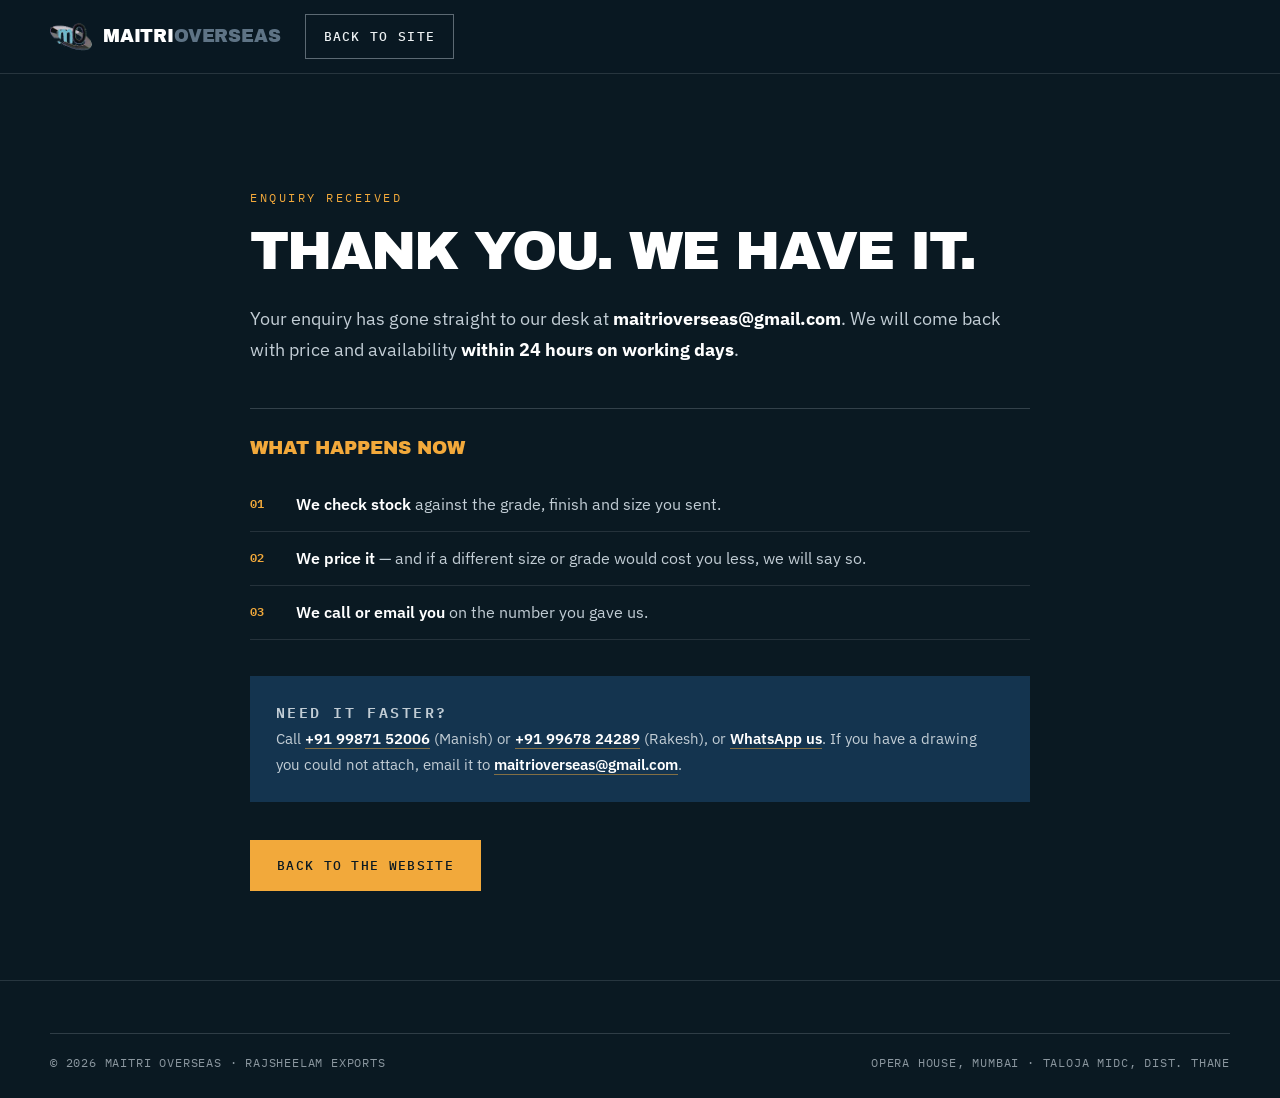
<file: thanks.html>
<!DOCTYPE html>
<html lang="en">
<head>
<meta charset="UTF-8">
<meta name="viewport" content="width=device-width, initial-scale=1">
<title>Thank you — enquiry received | Maitri Overseas</title>
<meta name="description" content="Your enquiry has reached Maitri Overseas. We reply within 24 hours on working days.">
<link rel="preconnect" href="https://fonts.googleapis.com">
<link rel="preconnect" href="https://fonts.gstatic.com" crossorigin>
<link href="https://fonts.googleapis.com/css2?family=Archivo+Black&family=IBM+Plex+Mono:wght@400;500;600&family=IBM+Plex+Sans:wght@400;500;600;700&display=swap" rel="stylesheet">
<link rel="icon" href="img/logo.png">
<link rel="stylesheet" href="style.css">
<meta name="robots" content="noindex">
</head>
<body class="thanks">

<header class="masthead">
  <div class="wrap masthead__inner">
    <a class="brand" href="index.html">
      <img class="brand__logo" src="img/logo.png" alt="">
      <span class="brand__name">Maitri<em>Overseas</em></span>
    </a>
    <a class="btn btn--ghost masthead__cta" href="index.html">Back to site</a>
  </div>
</header>

<main class="ty">
  <div class="wrap ty__inner">
    <p class="eyebrow">Enquiry received</p>
    <h1>Thank you. We have it.</h1>
    <p class="ty__lede">Your enquiry has gone straight to our desk at
      <strong>maitrioverseas@gmail.com</strong>. We will come back with price and availability
      <strong>within 24 hours on working days</strong>.</p>

    <div class="ty__next">
      <h2>What happens now</h2>
      <ol>
        <li><span>We check stock</span> against the grade, finish and size you sent.</li>
        <li><span>We price it</span> — and if a different size or grade would cost you less, we will say so.</li>
        <li><span>We call or email you</span> on the number you gave us.</li>
      </ol>
    </div>

    <div class="ty__urgent">
      <p class="ty__urgent-h">Need it faster?</p>
      <p>Call <a href="tel:+919987152006">+91 99871 52006</a> (Manish) or
         <a href="tel:+919967824289">+91 99678 24289</a> (Rakesh), or
         <a href="https://wa.me/919987152006" target="_blank" rel="noopener">WhatsApp us</a>.
         If you have a drawing you could not attach, email it to
         <a href="mailto:maitrioverseas@gmail.com">maitrioverseas@gmail.com</a>.</p>
    </div>

    <a class="btn btn--solid" href="index.html">Back to the website</a>
  </div>
</main>

<footer class="foot">
  <div class="wrap foot__base">
    <p>© <span id="yr">2026</span> Maitri Overseas · Rajsheelam Exports</p>
    <p class="foot__cert">Opera House, Mumbai · Taloja MIDC, Dist. Thane</p>
  </div>
</footer>

<script>document.getElementById('yr').textContent = new Date().getFullYear();</script>
</body>
</html>
</file>
<file: style.css>
/* ============================================================
   Maitri Overseas — stylesheet
   Palette: mill-floor steel. Deep navy ink, cool silver,
   one hot amber accent used only where it means something.
   ============================================================ */

:root{
  --ink:      #0A1922;   /* deep steel, near-black */
  --navy:     #14344F;   /* the navy from the visiting card */
  --steel:    #5E7385;   /* mid grey-blue */
  --mill:     #C2CDD5;   /* cool silver */
  --paper:    #EDF1F3;   /* mill-finish pale */
  --white:    #FFFFFF;
  --spark:    #F2A93B;   /* hot amber — accents only */

  --display: "Archivo Black", "Arial Black", Impact, sans-serif;
  --body: "IBM Plex Sans", "Segoe UI", Helvetica, Arial, sans-serif;
  --mono: "IBM Plex Mono", "SFMono-Regular", Consolas, monospace;

  --gut: clamp(20px, 4vw, 48px);
  --rule: 1px solid rgba(94,115,133,.28);
}

*,*::before,*::after{ box-sizing:border-box; }

html{ scroll-behavior:smooth; }

body{
  margin:0;
  background:var(--paper);
  color:var(--ink);
  font-family:var(--body);
  font-size:17px;
  line-height:1.62;
  -webkit-font-smoothing:antialiased;
}

img{ max-width:100%; display:block; }
a{ color:inherit; }

.wrap{ width:min(1180px, 100% - (var(--gut) * 2)); margin-inline:auto; }

.skip{
  position:absolute; left:-9999px; top:0; z-index:99;
  background:var(--spark); color:var(--ink); padding:10px 16px; font-weight:600;
}
.skip:focus{ left:0; }

:focus-visible{ outline:3px solid var(--spark); outline-offset:3px; }

/* ── Type helpers ─────────────────────────────────────────── */

h1,h2,h3{ font-family:var(--display); font-weight:400; letter-spacing:-.02em; line-height:1.02; margin:0; }

.eyebrow{
  font-family:var(--mono); font-size:.72rem; letter-spacing:.22em;
  text-transform:uppercase; color:var(--spark); margin:0 0 14px;
}
.eyebrow--dark{ color:var(--navy); }

.sechead{ max-width:640px; margin-bottom:clamp(32px,5vw,56px); }
.sechead h2{ font-size:clamp(1.9rem, 4.2vw, 3rem); text-transform:uppercase; }
.sechead__note{ color:var(--steel); margin:18px 0 0; font-size:1rem; }
.sechead--light .sechead__note{ color:var(--mill); }

/* ── Buttons ──────────────────────────────────────────────── */

.btn{
  display:inline-block; font-family:var(--mono); font-size:.82rem; font-weight:500;
  letter-spacing:.1em; text-transform:uppercase; text-decoration:none;
  padding:14px 26px; border:1.5px solid transparent; transition:.18s ease;
}
.btn--solid{ background:var(--spark); color:var(--ink); }
.btn--solid:hover{ background:var(--white); }
.btn--line{ border-color:rgba(194,205,213,.5); color:var(--paper); }
.btn--line:hover{ border-color:var(--spark); color:var(--spark); }
.btn--ghost{ border-color:var(--navy); color:var(--navy); padding:11px 18px; white-space:nowrap; }
.btn--ghost:hover{ background:var(--navy); color:var(--white); }

/* ── Expo strip ───────────────────────────────────────────── */

.expo-strip{ background:var(--spark); color:var(--ink); }
.expo-strip__inner{
  display:flex; flex-wrap:wrap; align-items:baseline; gap:8px 20px;
  padding:9px 0; font-family:var(--mono); font-size:.76rem; letter-spacing:.05em;
}
.expo-strip__tag{ font-weight:600; text-transform:uppercase; letter-spacing:.14em; }
.expo-strip__meta{ opacity:.85; }
.expo-strip__count{ margin-left:auto; font-weight:600; }

/* ── Masthead ─────────────────────────────────────────────── */

.masthead{
  position:sticky; top:0; z-index:40;
  background:rgba(237,241,243,.93); backdrop-filter:blur(8px);
  border-bottom:var(--rule);
}
.masthead__inner{ display:flex; align-items:center; gap:24px; padding:14px 0; }

.brand{ display:flex; align-items:center; gap:11px; text-decoration:none; color:var(--navy); }
.brand__logo{ width:42px; height:42px; object-fit:contain; }
.brand__name{
  font-family:var(--display); font-size:1.12rem; letter-spacing:-.01em;
  text-transform:uppercase; line-height:1;
}
.brand__name em{ font-style:normal; color:var(--steel); }

.nav{ display:flex; gap:20px; margin-left:auto; }
.nav a{
  font-family:var(--mono); font-size:.75rem; white-space:nowrap; letter-spacing:.09em; text-transform:uppercase;
  text-decoration:none; color:var(--ink); padding-bottom:3px;
  border-bottom:2px solid transparent;
}
.nav a:hover{ border-bottom-color:var(--spark); }

/* ── Hero ─────────────────────────────────────────────────── */

.hero{ position:relative; background:var(--ink); color:var(--paper); overflow:hidden; }

/* brushed No.4 finish: directional grain, drawn not photographed */
.hero__grain{
  position:absolute; inset:0;
  background:
    linear-gradient(105deg, rgba(20,52,79,.85) 0%, rgba(10,25,34,.2) 42%, rgba(10,25,34,.95) 100%),
    repeating-linear-gradient(96deg,
      rgba(255,255,255,.055) 0px, rgba(255,255,255,.055) 1px,
      rgba(255,255,255,0) 1px,  rgba(255,255,255,0) 4px,
      rgba(0,0,0,.06) 4px,      rgba(0,0,0,.06) 5px,
      rgba(255,255,255,0) 5px,  rgba(255,255,255,0) 9px);
  pointer-events:none;
}
.hero__inner{ position:relative; padding:clamp(64px,9vw,120px) 0 clamp(52px,7vw,84px); }

.hero__title{
  font-size:clamp(2.6rem, 8.4vw, 5.6rem);
  text-transform:uppercase; letter-spacing:-.035em;
  margin:0 0 26px;
}
.hero__title span{ color:var(--spark); }

.hero__lede{ max-width:620px; color:var(--mill); font-size:clamp(1rem,1.9vw,1.14rem); margin:0 0 34px; }

.hero__actions{ display:flex; flex-wrap:wrap; gap:14px; }

.specbar{
  position:relative; list-style:none; margin:0; padding:0;
  display:grid; grid-template-columns:repeat(4,1fr);
  border-top:1px solid rgba(194,205,213,.2);
  background:rgba(0,0,0,.22);
}
.specbar li{
  padding:24px var(--gut);
  border-right:1px solid rgba(194,205,213,.14);
}
.specbar li:last-child{ border-right:0; }
.specbar__n{
  display:block; font-family:var(--display); font-size:1.9rem; color:var(--white);
  line-height:1; margin-bottom:8px;
}
.specbar__l{
  display:block; font-family:var(--mono); font-size:.71rem; letter-spacing:.08em;
  text-transform:uppercase; color:var(--steel);
}

/* ── Sections ─────────────────────────────────────────────── */

.section{ padding:clamp(64px,8vw,110px) 0; scroll-margin-top:76px; }
.section--dark{ background:var(--ink); color:var(--paper); }
.section--dark h2{ color:var(--white); }

/* ── Products ─────────────────────────────────────────────── */

.prods{ display:grid; grid-template-columns:repeat(4,1fr); gap:1px; background:rgba(94,115,133,.28); border:var(--rule); }
.prod{ background:var(--white); display:flex; flex-direction:column; }
.prod__img{ aspect-ratio:4/3; overflow:hidden; background:var(--mill); }
.prod__img img{ width:100%; height:100%; object-fit:cover; transition:transform .5s ease; }
.prod:hover .prod__img img{ transform:scale(1.05); }
.prod__body{ padding:22px 22px 26px; }
.prod__body h3{
  font-size:1.02rem; text-transform:uppercase; letter-spacing:0; color:var(--navy);
  margin-bottom:9px; line-height:1.2;
}
.prod__body p{ margin:0; font-size:.93rem; color:var(--steel); line-height:1.55; }
.prod--text{ grid-column:span 3; background:var(--navy); }
.prod--text{ justify-content:center; }
.prod--text .prod__body{ padding:34px 30px; }
.prod--text h3{ color:var(--spark); }
.prod--text p{ color:var(--mill); }

/* ── Grade board (signature) ──────────────────────────────── */

.chips{ display:flex; flex-wrap:wrap; gap:10px; margin-bottom:28px; }
.chip{
  font-family:var(--mono); font-size:1.05rem; font-weight:500; letter-spacing:.04em;
  padding:13px 22px; cursor:pointer;
  background:transparent; color:var(--mill);
  border:1px solid rgba(194,205,213,.3);
  transition:.16s ease;
}
.chip:hover{ border-color:var(--spark); color:var(--white); }
.chip.is-active{ background:var(--spark); border-color:var(--spark); color:var(--ink); font-weight:600; }

.panel{
  display:grid; grid-template-columns:200px 1fr;
  border:1px solid rgba(194,205,213,.22);
  background:linear-gradient(180deg, rgba(20,52,79,.42), rgba(20,52,79,0));
}
.panel__no{
  display:flex; align-items:center; justify-content:center;
  border-right:1px solid rgba(194,205,213,.22);
  background:rgba(0,0,0,.25);
  padding:30px 16px;
}
.panel__no span{
  font-family:var(--display); font-size:clamp(2.6rem,6vw,4rem); color:var(--spark);
  letter-spacing:-.03em; line-height:1;
}
.panel__rows{ margin:0; padding:8px 0; }
.row{
  display:grid; grid-template-columns:190px 1fr; gap:18px;
  padding:16px clamp(20px,3vw,32px);
  border-bottom:1px solid rgba(194,205,213,.13);
}
.row:last-child{ border-bottom:0; }
.row dt{
  font-family:var(--mono); font-size:.72rem; letter-spacing:.14em; text-transform:uppercase;
  color:var(--steel); padding-top:3px;
}
.row dd{ margin:0; color:var(--paper); font-size:.98rem; }

.gradefoot{
  margin:26px 0 0; font-family:var(--mono); font-size:.76rem; letter-spacing:.06em;
  color:var(--steel); text-transform:uppercase;
}

/* ── Capability ───────────────────────────────────────────── */

.cap__grid{ display:grid; grid-template-columns:repeat(4,1fr); gap:1px; background:rgba(94,115,133,.26); border:var(--rule); }
.capcard{ background:var(--white); padding:30px 26px 34px; }
.capcard h3{
  font-size:1rem; text-transform:uppercase; color:var(--navy); margin-bottom:12px;
  padding-bottom:12px; border-bottom:2px solid var(--spark); display:inline-block;
}
.capcard p{ margin:0; font-size:.93rem; color:var(--steel); line-height:1.6; }

.plants{ display:grid; grid-template-columns:repeat(3,1fr); gap:clamp(24px,4vw,52px); margin-top:clamp(36px,5vw,60px); }
.plant{ border-top:3px solid var(--navy); padding-top:20px; }
.plant__tag{
  font-family:var(--mono); font-size:.72rem; letter-spacing:.16em; text-transform:uppercase;
  color:var(--spark); margin:0 0 12px; font-weight:600;
}
.plant__addr{ margin:0 0 12px; font-size:1.02rem; line-height:1.5; }
.plant__line{ margin:0; font-family:var(--mono); font-size:.85rem; color:var(--steel); }
.plant__line a{ color:var(--navy); text-decoration:none; border-bottom:1px solid var(--mill); }
.plant__line a:hover{ border-bottom-color:var(--spark); }

/* ── Expo ─────────────────────────────────────────────────── */

.expo{ display:grid; grid-template-columns:1fr 420px; gap:clamp(32px,5vw,64px); align-items:start; }
.expo h2{ font-size:clamp(1.7rem,3.6vw,2.5rem); text-transform:uppercase; margin-bottom:26px; }
.expo__copy p{ color:var(--mill); max-width:52ch; }
.expo__facts{ margin:0 0 26px; border-top:1px solid rgba(194,205,213,.2); }
.expo__facts div{
  display:grid; grid-template-columns:120px 1fr; gap:16px;
  padding:13px 0; border-bottom:1px solid rgba(194,205,213,.2);
}
.expo__facts dt{
  font-family:var(--mono); font-size:.72rem; letter-spacing:.14em; text-transform:uppercase;
  color:var(--steel);
}
.expo__facts dd{ margin:0; font-family:var(--mono); font-size:1rem; color:var(--white); }
.expo__facts .hot{ color:var(--spark); font-weight:600; }
.expo__copy .btn{ margin-top:10px; }

.expo__poster{ margin:0; }
.expo__poster img{ width:100%; border:1px solid rgba(194,205,213,.25); }
.expo__poster figcaption{
  font-family:var(--mono); font-size:.72rem; letter-spacing:.08em; text-transform:uppercase;
  color:var(--steel); margin-top:12px;
}

/* ── Contact ──────────────────────────────────────────────── */

.people{ display:grid; grid-template-columns:repeat(3,1fr); gap:1px; background:rgba(94,115,133,.26); border:var(--rule); }
.person{ background:var(--white); padding:26px 24px 28px; }
.person__name{ font-family:var(--display); font-size:1.05rem; text-transform:uppercase; color:var(--navy); margin:0 0 4px; }
.person__role{
  font-family:var(--mono); font-size:.7rem; letter-spacing:.14em; text-transform:uppercase;
  color:var(--steel); margin:0 0 14px;
}
.person__num{
  display:block; font-family:var(--mono); font-size:.95rem; text-decoration:none;
  color:var(--ink); border-bottom:1px solid var(--mill); width:fit-content; margin-bottom:6px;
  overflow-wrap:anywhere;
}
.person__num:hover{ border-bottom-color:var(--spark); color:var(--navy); }


/* ── Footer ───────────────────────────────────────────────── */

.foot{ background:var(--navy); color:var(--mill); padding:clamp(48px,6vw,72px) 0 26px; font-size:.9rem; }
.foot__inner{ display:grid; grid-template-columns:1.6fr 1fr 1fr 1fr; gap:clamp(24px,3.5vw,44px); }
.foot__name{ font-family:var(--display); font-size:1.3rem; text-transform:uppercase; color:var(--white); margin:0 0 12px; }
.foot__desc{ margin:0; line-height:1.6; opacity:.8; }
.foot__h{
  font-family:var(--mono); font-size:.7rem; letter-spacing:.15em; text-transform:uppercase;
  color:var(--spark); margin:0 0 12px;
}
.foot__col p{ margin:0; line-height:1.65; opacity:.85; }
.foot__col a{ text-decoration:none; border-bottom:1px solid rgba(194,205,213,.35); overflow-wrap:anywhere; }
.foot__col a:hover{ color:var(--white); border-bottom-color:var(--spark); }
.foot__base{
  display:flex; flex-wrap:wrap; gap:10px 24px; justify-content:space-between;
  margin-top:clamp(34px,4vw,52px); padding-top:20px;
  border-top:1px solid rgba(194,205,213,.2);
  font-family:var(--mono); font-size:.72rem; letter-spacing:.07em; text-transform:uppercase;
}
.foot__base p{ margin:0; opacity:.7; }

/* ── Responsive ───────────────────────────────────────────── */

@media (max-width: 1000px){
  .prods{ grid-template-columns:repeat(2,1fr); }
  .cap__grid{ grid-template-columns:repeat(2,1fr); }
  .specbar{ grid-template-columns:repeat(2,1fr); }
  .specbar li{ border-bottom:1px solid rgba(194,205,213,.14); }
  .expo{ grid-template-columns:1fr; }
  .expo__poster{ max-width:520px; }
  .foot__inner{ grid-template-columns:1fr 1fr; }
  .masthead__cta{ display:none; }
}

@media (max-width: 720px){
  body{ font-size:16px; }
  .masthead__inner{ flex-wrap:wrap; gap:12px 18px; }
  .nav{
    margin-left:0; width:100%; gap:18px;
    overflow-x:auto; padding-bottom:4px; -webkit-overflow-scrolling:touch;
  }
  .nav a{ white-space:nowrap; }
  .prods{ grid-template-columns:1fr; }
  .prod--text{ grid-column:span 1; }
  .cap__grid{ grid-template-columns:1fr; }
  .plants{ grid-template-columns:1fr; }
  .panel{ grid-template-columns:1fr; }
  .panel__no{ border-right:0; border-bottom:1px solid rgba(194,205,213,.22); padding:20px; }
  .row{ grid-template-columns:1fr; gap:6px; }
  .people{ grid-template-columns:1fr; }
  .foot__inner{ grid-template-columns:1fr; }
  .expo-strip__count{ margin-left:0; }
}

@media (prefers-reduced-motion: reduce){
  html{ scroll-behavior:auto; }
  *,*::before,*::after{ transition-duration:.01ms !important; animation-duration:.01ms !important; }
}


/* ── Added sections ───────────────────────────────────────── */

.section--tint{ background:#E3E9ED; }

/* group */
.two{ display:grid; grid-template-columns:1fr 1fr; gap:1px; background:rgba(94,115,133,.26); border:var(--rule); }
.firm{ background:var(--white); padding:32px 30px 36px; }
.firm__tag{
  font-family:var(--mono); font-size:.68rem; letter-spacing:.16em; text-transform:uppercase;
  color:var(--spark); margin:0 0 10px; font-weight:600;
}
.firm h3{ font-size:1.35rem; text-transform:uppercase; color:var(--navy); margin-bottom:14px; }
.firm p{ margin:0; color:var(--steel); font-size:.97rem; }

.bigline{
  margin:clamp(32px,4vw,52px) 0 0; padding-left:clamp(18px,2.5vw,28px);
  border-left:3px solid var(--spark);
  font-size:clamp(1.05rem,2.2vw,1.35rem); line-height:1.5; max-width:760px; color:var(--navy);
}

/* processing lines */
.lines{ display:grid; grid-template-columns:1fr 1fr; gap:clamp(20px,2.6vw,32px); }
.line{ background:var(--white); border:var(--rule); padding:28px 28px 30px; }
.line__head{ border-bottom:2px solid var(--navy); padding-bottom:14px; margin-bottom:6px; }
.line__head h3{ font-size:1.08rem; text-transform:uppercase; color:var(--navy); line-height:1.2; }
.line__out{
  margin:8px 0 0; font-family:var(--mono); font-size:.72rem; letter-spacing:.14em;
  text-transform:uppercase; color:var(--spark); font-weight:600;
}
.spec{ width:100%; border-collapse:collapse; margin:0 0 16px; }
.spec th, .spec td{ text-align:left; padding:11px 0; border-bottom:1px solid rgba(94,115,133,.18); vertical-align:top; }
.spec th{
  font-family:var(--mono); font-size:.7rem; letter-spacing:.12em; text-transform:uppercase;
  color:var(--steel); font-weight:500; width:44%; padding-right:14px;
}
.spec td{ font-family:var(--mono); font-size:.92rem; color:var(--ink); }
.line__use{ margin:0; font-size:.9rem; color:var(--steel); }

/* video */

.film h2{ font-size:clamp(1.7rem,3.6vw,2.6rem); text-transform:uppercase; margin-bottom:22px; }
.film__copy p{ color:var(--mill); max-width:50ch; }
.film__hint{
  font-family:var(--mono); font-size:.72rem; letter-spacing:.12em; text-transform:uppercase;
  color:var(--steel) !important; margin-top:18px;
}
.film__copy .btn{ margin-top:12px; }
.film__frame{ margin:0; }
.film__frame video{
  width:100%; display:block; background:#000;
  border:1px solid rgba(194,205,213,.25);
}
.film__frame figcaption{
  font-family:var(--mono); font-size:.72rem; letter-spacing:.08em; text-transform:uppercase;
  color:var(--steel); margin-top:12px;
}

/* plant gallery */
.gallery{ display:grid; grid-template-columns:repeat(3,1fr); gap:clamp(14px,2vw,22px); }
.shot{ margin:0; }
.shot img{
  width:100%; aspect-ratio:4/3; object-fit:cover; display:block;
  border:1px solid rgba(94,115,133,.25); background:var(--mill);
}
.shot figcaption{
  font-family:var(--mono); font-size:.7rem; letter-spacing:.07em; text-transform:uppercase;
  color:var(--steel); margin-top:10px; line-height:1.5;
}

/* markets */
.sectors{
  list-style:none; margin:0 0 clamp(36px,5vw,56px); padding:0;
  display:flex; flex-wrap:wrap; gap:10px;
}
.sectors li{
  font-family:var(--mono); font-size:.82rem; letter-spacing:.05em;
  padding:9px 16px; background:var(--white); border:1px solid rgba(94,115,133,.28);
  color:var(--navy);
}
.services{ display:grid; grid-template-columns:repeat(3,1fr); gap:clamp(20px,3vw,34px); }
.svc h3{
  font-size:.98rem; text-transform:uppercase; color:var(--navy);
  padding-bottom:12px; margin-bottom:12px; border-bottom:2px solid var(--spark);
  display:inline-block;
}
.svc p{ margin:0; font-size:.93rem; color:var(--steel); }

/* contact extras */
.person__note{ font-size:.86rem; color:var(--steel); margin:0 0 14px; line-height:1.5; }
.plants{ margin-top:clamp(30px,4vw,48px); }

/* footer logo */
.foot__logo{
  width:56px; height:56px; object-fit:contain; margin-bottom:16px;
  background:var(--white); padding:5px; border-radius:2px;
}

@media (max-width: 1000px){
  .lines{ grid-template-columns:1fr; }
  .film{ grid-template-columns:1fr; }
  .film__frame{ max-width:380px; }
  .gallery{ grid-template-columns:repeat(2,1fr); }
  .services{ grid-template-columns:1fr; }
  .people{ grid-template-columns:1fr; }
  .plants{ grid-template-columns:1fr; }
}

@media (max-width: 720px){
  .two{ grid-template-columns:1fr; }
  .gallery{ grid-template-columns:1fr; }
  .spec th{ width:50%; }
}


/* ── Video reel ───────────────────────────────────────────── */
.reel{ display:grid; grid-template-columns:repeat(3,1fr); gap:clamp(18px,2.4vw,30px); }
.clip{ margin:0; background:rgba(255,255,255,.04); border:1px solid rgba(194,205,213,.18); }
.clip video{
  width:100%; display:block; background:#000; aspect-ratio:9/14; object-fit:cover;
  border-bottom:1px solid rgba(194,205,213,.18);
}
.clip figcaption{ padding:20px 20px 24px; }
.clip h3{
  font-size:.98rem; text-transform:uppercase; color:var(--spark);
  margin-bottom:10px; line-height:1.25;
}
.clip p{ margin:0; font-size:.9rem; color:var(--mill); line-height:1.55; }
.clip--cta{
  display:flex; flex-direction:column; justify-content:center;
  padding:30px 26px; background:var(--navy); border-color:var(--navy);
}
.clip--cta h3{ color:var(--white); font-size:1.15rem; }
.clip--cta p{ margin-bottom:22px; }

/* ── Finishes ─────────────────────────────────────────────── */
.finishes{ display:grid; grid-template-columns:repeat(5,1fr); gap:1px; background:rgba(94,115,133,.26); border:var(--rule); }
.fin{ background:var(--white); padding:26px 22px 30px; }
.fin__code{
  font-family:var(--display); font-size:1.7rem; color:var(--navy);
  margin:0 0 4px; line-height:1; letter-spacing:-.02em;
}
.fin__name{
  font-family:var(--mono); font-size:.68rem; letter-spacing:.14em; text-transform:uppercase;
  color:var(--spark); margin:0 0 14px; font-weight:600;
}
.fin p:last-child{ margin:0; font-size:.88rem; color:var(--steel); line-height:1.55; }

.mills{ margin-top:clamp(32px,4vw,50px); }
.mills__lead{
  font-family:var(--mono); font-size:.7rem; letter-spacing:.16em; text-transform:uppercase;
  color:var(--steel); margin:0 0 14px;
}
.mills__list{ list-style:none; display:flex; flex-wrap:wrap; gap:10px; margin:0 0 14px; padding:0; }
.mills__list li{
  font-family:var(--display); font-size:1.05rem; letter-spacing:-.01em; text-transform:uppercase;
  color:var(--navy); background:var(--white); border:1px solid rgba(94,115,133,.28);
  padding:12px 20px;
}
.mills__note{ margin:0; font-size:.92rem; color:var(--steel); }

/* ── Enquiry checklist ────────────────────────────────────── */
.checklist{
  background:var(--navy); color:var(--mill);
  padding:clamp(28px,3.5vw,42px); margin-bottom:clamp(28px,3.5vw,44px);
}
.checklist__lead{
  font-family:var(--display); font-size:clamp(1.15rem,2.4vw,1.5rem); text-transform:uppercase;
  color:var(--white); margin:0 0 22px; letter-spacing:-.01em;
}
.checklist__list{ margin:0 0 20px; padding:0; list-style:none; counter-reset:cl; }
.checklist__list li{
  counter-increment:cl; position:relative; padding:12px 0 12px 44px;
  border-bottom:1px solid rgba(194,205,213,.16); font-size:.94rem; line-height:1.5;
}
.checklist__list li::before{
  content:counter(cl,decimal-leading-zero); position:absolute; left:0; top:13px;
  font-family:var(--mono); font-size:.75rem; color:var(--spark); font-weight:600;
}
.checklist__list span{
  display:inline-block; min-width:96px; font-family:var(--mono); font-size:.72rem;
  letter-spacing:.13em; text-transform:uppercase; color:var(--white); font-weight:600;
}
.checklist__note{ margin:0; font-size:.9rem; color:var(--steel); }

/* ── WhatsApp + map links ─────────────────────────────────── */
.wa{
  display:inline-block; margin-top:10px; font-family:var(--mono); font-size:.72rem;
  letter-spacing:.1em; text-transform:uppercase; text-decoration:none;
  color:#1F7A45; border:1px solid rgba(31,122,69,.4); padding:8px 14px;
}
.wa:hover{ background:#1F7A45; color:var(--white); }
.maplink{ color:var(--navy) !important; font-weight:600; }

@media (max-width: 1000px){
  .reel{ grid-template-columns:repeat(2,1fr); }
  .finishes{ grid-template-columns:repeat(2,1fr); }
}
@media (max-width: 720px){
  .reel{ grid-template-columns:1fr; }
  .clip video{ aspect-ratio:9/13; }
  .finishes{ grid-template-columns:1fr; }
  .checklist__list span{ display:block; min-width:0; margin-bottom:3px; }
}

/* ── Bank details ─────────────────────────────────────────── */
.bank{
  border:var(--rule); background:var(--white);
  padding:clamp(26px,3.4vw,40px); margin-bottom:clamp(28px,3.5vw,44px);
}
.bank__head h3{
  font-size:clamp(1.15rem,2.4vw,1.5rem); text-transform:uppercase; color:var(--navy);
  margin-bottom:12px;
}
.bank__modes{ margin:0 0 26px; font-size:.96rem; color:var(--steel); max-width:62ch; }
.bank__modes strong{ color:var(--navy); }
.bank__table{ width:100%; border-collapse:collapse; margin:0 0 22px; }
.bank__table th, .bank__table td{
  text-align:left; padding:13px 0; vertical-align:top;
  border-bottom:1px solid rgba(94,115,133,.18);
}
.bank__table th{
  font-family:var(--mono); font-size:.7rem; letter-spacing:.13em; text-transform:uppercase;
  color:var(--steel); font-weight:500; width:180px; padding-right:20px;
}
.bank__table td{ font-size:.97rem; color:var(--ink); line-height:1.55; }
.bank__num{
  font-family:var(--mono) !important; font-size:1.05rem !important;
  letter-spacing:.06em; font-weight:500;
}
.bank__warn{
  margin:0; padding:14px 18px; background:#FDF3E0;
  border-left:3px solid var(--spark);
  font-size:.88rem; color:var(--ink); line-height:1.55;
}
.bank__warn a{ color:var(--navy); font-weight:600; }

@media (max-width: 720px){
  .bank__table th{ width:auto; display:block; padding-bottom:2px; border-bottom:0; }
  .bank__table td{ display:block; padding-top:0; }
}

/* ── Factory map ──────────────────────────────────────────── */
.factorymap{
  display:grid; grid-template-columns:1.35fr 1fr; gap:1px;
  background:rgba(94,115,133,.26); border:var(--rule);
  margin-top:clamp(30px,4vw,48px);
}
.factorymap__frame{ background:var(--mill); min-height:340px; position:relative; }
.factorymap__frame iframe{
  width:100%; height:100%; min-height:340px; border:0; display:block;
  filter:grayscale(18%) contrast(1.03);
}
.factorymap__side{ background:var(--white); padding:clamp(26px,3vw,36px); }
.factorymap__side h3{
  font-size:1.15rem; text-transform:uppercase; color:var(--navy); margin-bottom:14px;
}
.factorymap__side p{ font-size:.93rem; color:var(--steel); margin:0 0 18px; line-height:1.6; }
.factorymap__coords{
  font-family:var(--mono) !important; font-size:.95rem !important; color:var(--ink) !important;
  padding:14px 16px; background:var(--paper); border-left:3px solid var(--spark);
}
.factorymap__coords span{ color:var(--steel); font-size:.85rem; }
.factorymap__note{
  margin:18px 0 0 !important; font-family:var(--mono); font-size:.72rem !important;
  letter-spacing:.06em; text-transform:uppercase; line-height:1.6;
}

@media (max-width: 860px){
  .factorymap{ grid-template-columns:1fr; }
  .factorymap__frame, .factorymap__frame iframe{ min-height:280px; }
}

/* ── Enquiry form ─────────────────────────────────────────── */
.enq{
  display:grid; grid-template-columns:1fr 1.55fr; gap:1px;
  background:rgba(94,115,133,.26); border:var(--rule);
  margin-bottom:clamp(30px,4vw,48px); scroll-margin-top:90px;
}
.enq__intro{ background:var(--navy); padding:clamp(28px,3.2vw,40px); }
.enq__intro .eyebrow{ color:var(--spark); }
.enq__intro h3{
  font-size:clamp(1.3rem,2.6vw,1.75rem); text-transform:uppercase; color:var(--white);
  margin-bottom:16px; line-height:1.1;
}
.enq__intro p{ color:var(--mill); font-size:.96rem; margin:0 0 18px; line-height:1.6; }
.enq__alt{ font-size:.9rem !important; }
.enq__alt a{ color:var(--spark); font-weight:600; text-decoration:none; border-bottom:1px solid rgba(242,169,59,.4); }
.enq__alt a:hover{ color:var(--white); }

.enq__form{ background:var(--white); padding:clamp(26px,3vw,38px); }
.enq__form fieldset{ border:0; margin:0 0 26px; padding:0; }
.enq__form legend{
  font-family:var(--mono); font-size:.7rem; letter-spacing:.16em; text-transform:uppercase;
  color:var(--spark); font-weight:600; padding:0 0 14px; margin:0;
}
.fgrid{ display:grid; grid-template-columns:1fr 1fr; gap:16px 18px; }
.f{ display:flex; flex-direction:column; }
.f--wide{ grid-column:1 / -1; }
.f > span{
  font-family:var(--mono); font-size:.68rem; letter-spacing:.11em; text-transform:uppercase;
  color:var(--steel); margin-bottom:7px;
}
.f > span em{ color:var(--spark); font-style:normal; }
.f input, .f select, .f textarea{
  font-family:var(--body); font-size:.95rem; color:var(--ink);
  padding:11px 13px; background:var(--paper);
  border:1px solid rgba(94,115,133,.32); border-radius:0;
  width:100%; transition:.15s ease;
}
.f textarea{ resize:vertical; min-height:76px; }
.f input:hover, .f select:hover, .f textarea:hover{ border-color:var(--steel); }
.f input:focus, .f select:focus, .f textarea:focus{
  outline:none; border-color:var(--spark); background:var(--white);
  box-shadow:0 0 0 3px rgba(242,169,59,.18);
}
.f input[type="file"]{ padding:9px 11px; font-size:.86rem; background:var(--white); cursor:pointer; }
.f small{
  font-family:var(--mono); font-size:.66rem; letter-spacing:.06em; text-transform:uppercase;
  color:var(--steel); margin-top:6px;
}
.f input::placeholder, .f textarea::placeholder{ color:#93A3B0; }

.enq__submit{
  display:flex; flex-wrap:wrap; align-items:center; gap:16px 24px;
  padding-top:20px; border-top:1px solid rgba(94,115,133,.2);
}
.enq__submit button{ cursor:pointer; font-family:var(--mono); }
.enq__submit p{
  margin:0; flex:1 1 320px; font-size:.8rem; color:var(--steel); line-height:1.55;
}

@media (max-width: 980px){
  .enq{ grid-template-columns:1fr; }
}
@media (max-width: 620px){
  .fgrid{ grid-template-columns:1fr; }
}

/* ── Thank-you page ───────────────────────────────────────── */
.thanks{ background:var(--ink); }
.ty{ padding:clamp(60px,9vw,120px) 0 clamp(50px,7vw,90px); color:var(--paper); }
.ty__inner{ max-width:780px; }
.ty h1{
  font-family:var(--display); font-size:clamp(2.1rem,5.5vw,3.4rem); text-transform:uppercase;
  color:var(--white); letter-spacing:-.03em; line-height:1.05; margin:0 0 24px;
}
.ty__lede{ font-size:clamp(1rem,2vw,1.15rem); color:var(--mill); line-height:1.65; margin:0 0 44px; }
.ty__lede strong{ color:var(--white); }
.ty__next{ border-top:1px solid rgba(194,205,213,.22); padding-top:30px; margin-bottom:36px; }
.ty__next h2{
  font-family:var(--display); font-size:1.15rem; text-transform:uppercase; color:var(--spark);
  margin:0 0 20px; letter-spacing:0;
}
.ty__next ol{ margin:0; padding:0; list-style:none; counter-reset:ty; }
.ty__next li{
  counter-increment:ty; position:relative; padding:14px 0 14px 46px;
  border-bottom:1px solid rgba(194,205,213,.14); color:var(--mill); font-size:.98rem; line-height:1.6;
}
.ty__next li::before{
  content:counter(ty,decimal-leading-zero); position:absolute; left:0; top:16px;
  font-family:var(--mono); font-size:.75rem; color:var(--spark); font-weight:600;
}
.ty__next li span{ color:var(--white); font-weight:600; }
.ty__urgent{ background:var(--navy); padding:24px 26px; margin-bottom:38px; }
.ty__urgent-h{
  font-family:var(--mono); font-size:.7rem; letter-spacing:.16em; text-transform:uppercase;
  color:var(--spark); font-weight:600; margin:0 0 10px;
}
.ty__urgent p{ margin:0; color:var(--mill); font-size:.95rem; line-height:1.7; }
.ty__urgent a{ color:var(--white); font-weight:600; border-bottom:1px solid rgba(242,169,59,.5); text-decoration:none; }
.ty__urgent a:hover{ color:var(--spark); }
.thanks .masthead{ background:rgba(10,25,34,.94); border-bottom-color:rgba(194,205,213,.16); }
.thanks .brand{ color:var(--white); }
.thanks .brand__name em{ color:var(--steel); }
.thanks .btn--ghost{ border-color:rgba(194,205,213,.45); color:var(--paper); }
.thanks .btn--ghost:hover{ background:var(--white); color:var(--navy); border-color:var(--white); }
.thanks .foot{ background:transparent; border-top:1px solid rgba(194,205,213,.16); padding:0 0 26px; }

/* enquiry: spam trap + failure notice */
.honey{ position:absolute; left:-9999px; width:1px; height:1px; opacity:0; }
.enq__error{
  margin:0 0 20px; padding:15px 18px; background:#FDECEA;
  border-left:3px solid #C0392B; font-size:.9rem; color:#7B241C; line-height:1.55;
}
.enq__error p{ margin:0; }
.enq__error-why{ font-weight:700; margin-bottom:6px !important; }
.enq__error a{ color:#7B241C; font-weight:600; }
.enq__submit p a{ color:var(--navy); text-decoration:underline; }

/* enquiry: inline success panel */
.enq__done{ background:var(--white); padding:clamp(30px,3.4vw,44px); }
.enq__done h3{
  font-size:clamp(1.35rem,2.8vw,1.9rem); text-transform:uppercase; color:var(--navy);
  margin-bottom:16px; line-height:1.1;
}
.enq__done > p{ font-size:1rem; color:var(--steel); margin:0 0 24px; line-height:1.65; max-width:56ch; }
.enq__done > p strong{ color:var(--navy); }
.enq__done ol{ margin:0 0 24px; padding:0; list-style:none; counter-reset:dn; }
.enq__done li{
  counter-increment:dn; position:relative; padding:13px 0 13px 44px;
  border-bottom:1px solid rgba(94,115,133,.18); font-size:.95rem; color:var(--steel); line-height:1.6;
}
.enq__done li::before{
  content:counter(dn,decimal-leading-zero); position:absolute; left:0; top:15px;
  font-family:var(--mono); font-size:.72rem; color:var(--spark); font-weight:600;
}
.enq__done li span{ color:var(--navy); font-weight:600; }
.enq__done-alt{
  margin:0 !important; padding:16px 18px; background:var(--paper);
  border-left:3px solid var(--spark); font-size:.9rem !important; line-height:1.7;
}
.enq__done-alt a{ color:var(--navy); font-weight:600; }
#enqBtn:disabled{ opacity:.55; cursor:wait; }
</file>
